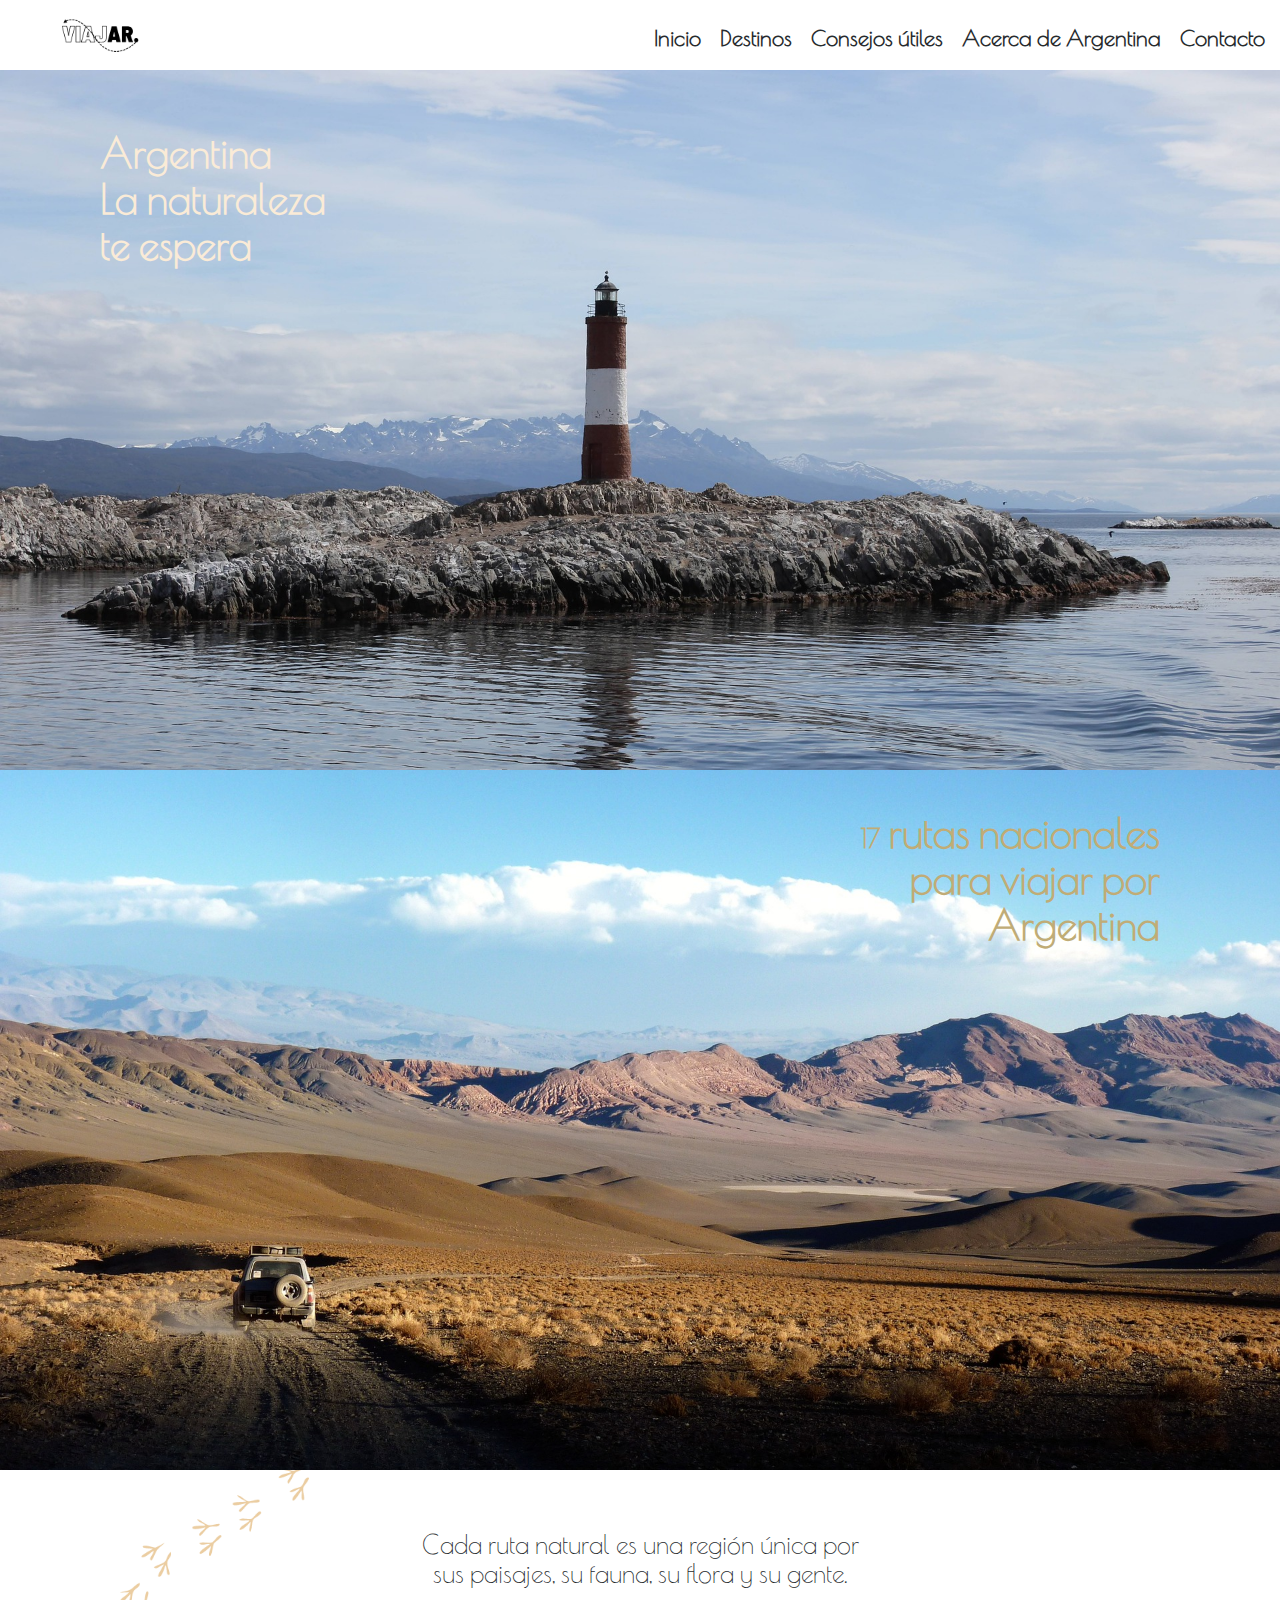
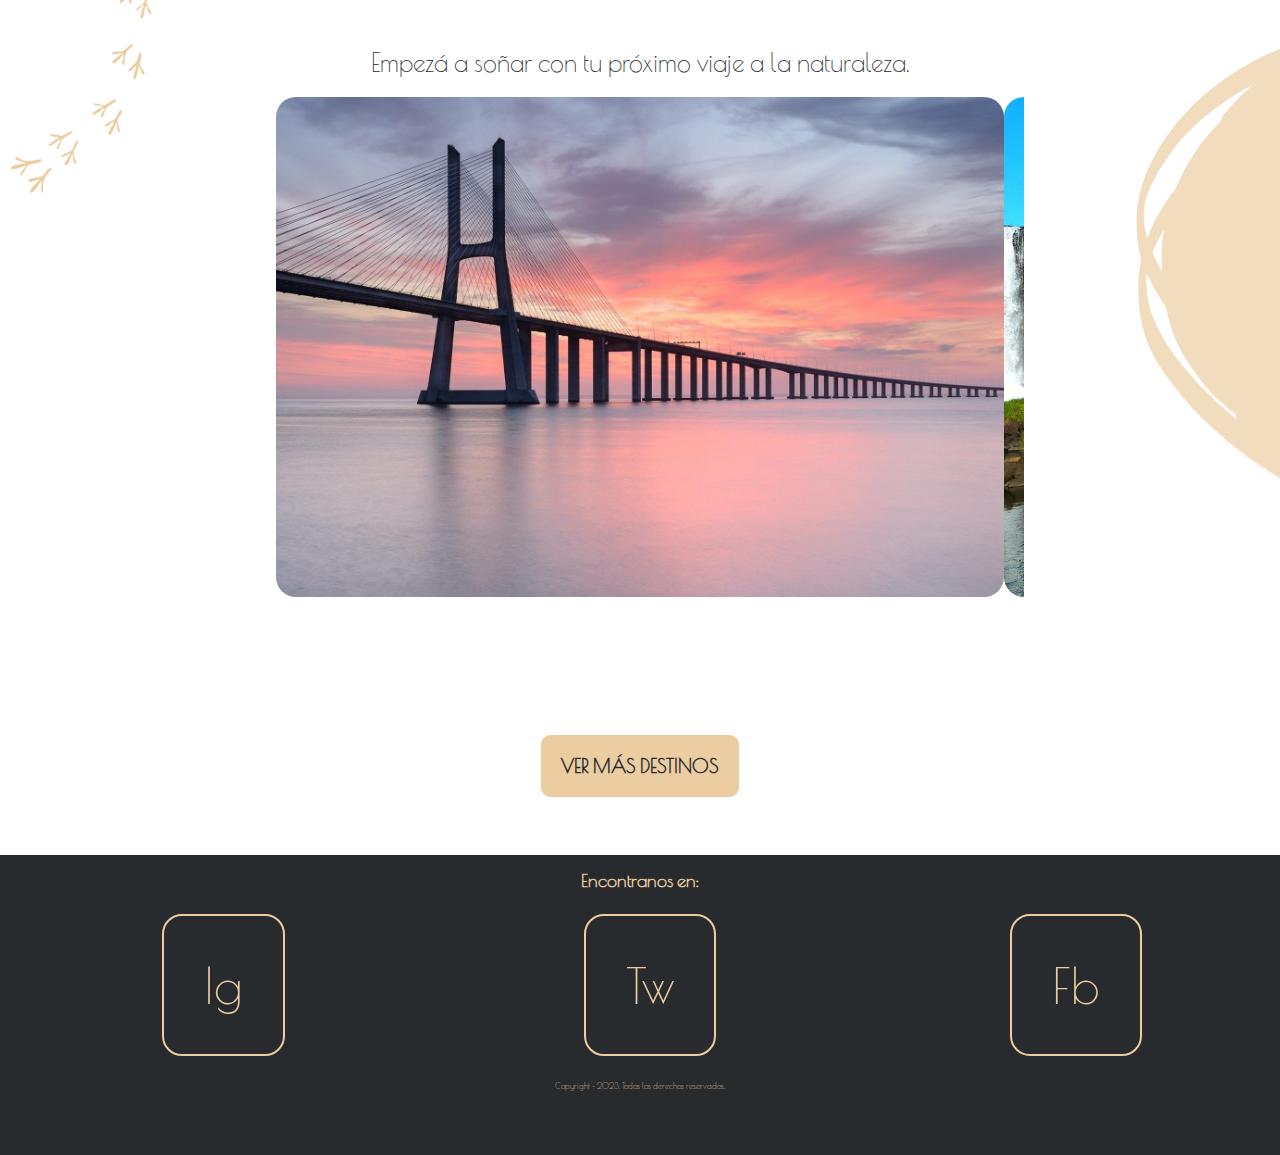
<file: index.html>
<!DOCTYPE html>
<html lang="es">
<head>
    <meta charset="UTF-8">
    <meta name="viewport" content="width=device-width, initial-scale=1.0">
    <link rel="stylesheet" href="estilos.css">
    <link rel="shortcut icon" href="/fotosGeneral/viaj.png" type="image/x-icon">
    <title>VIAJAR</title>
</head> 
<body>
    <nav>
        <img src="/fotosGeneral/viaj.png" alt="">
        <ul class="barra">
            <li><a href="./index.html">Inicio</a></li>
            <li><a href="/paginas/destinos.html">Destinos</a></li>
            <li><a href="/paginas/consejos.html">Consejos útiles</a></li>
            <li><a href="/paginas/argentina.html">Acerca de Argentina</a></li>
            <li><a href="/paginas/contacto.html">Contacto</a></li>
        </ul>
    </nav>
    <article class="art1">
        <h1>Argentina <br>
            La naturaleza <br>
            te espera</h1>
    </article>
    <article class="art2">
        <h1><span>17</span> rutas nacionales <br>
            para viajar por <br>
            Argentina</h1>
    </article>
    <div class="destinos">
        <p class="p1">Cada ruta natural es una región única por <br>
        sus paisajes, su fauna, su flora y su gente.</p>
        <p class="p2">Empezá a soñar con tu próximo viaje a la naturaleza.</p>
        <div class="flex">
            <img src="/fotosGeneral/puente ros.jpeg" alt="">
            <img src="/fotosGeneral/waterfalls-of-iguacu-455610_1280.jpg" alt="">            
            <img src="/fotosGeneral/chalten.jpeg" alt="">
        </div>
    </div>
    <div class="vermas">
        <a href="./paginas/destinos.html">VER MÁS DESTINOS</a>
    </div>
    <footer>
        <h2>Encontranos en:</h2>
        <div class="ig">
            <a href="" target="_self">Ig</a>
        </div>
        <div class="tw">
            <a href="" target="_self">Tw</a>
        </div>
        <div class="fb">
            <a href="" target="_self">Fb</a>
        </div>
        <p>Copyright - 2023. Todos los derechos reservados. </p>
    </footer>
    
</body>
</html>
</file>
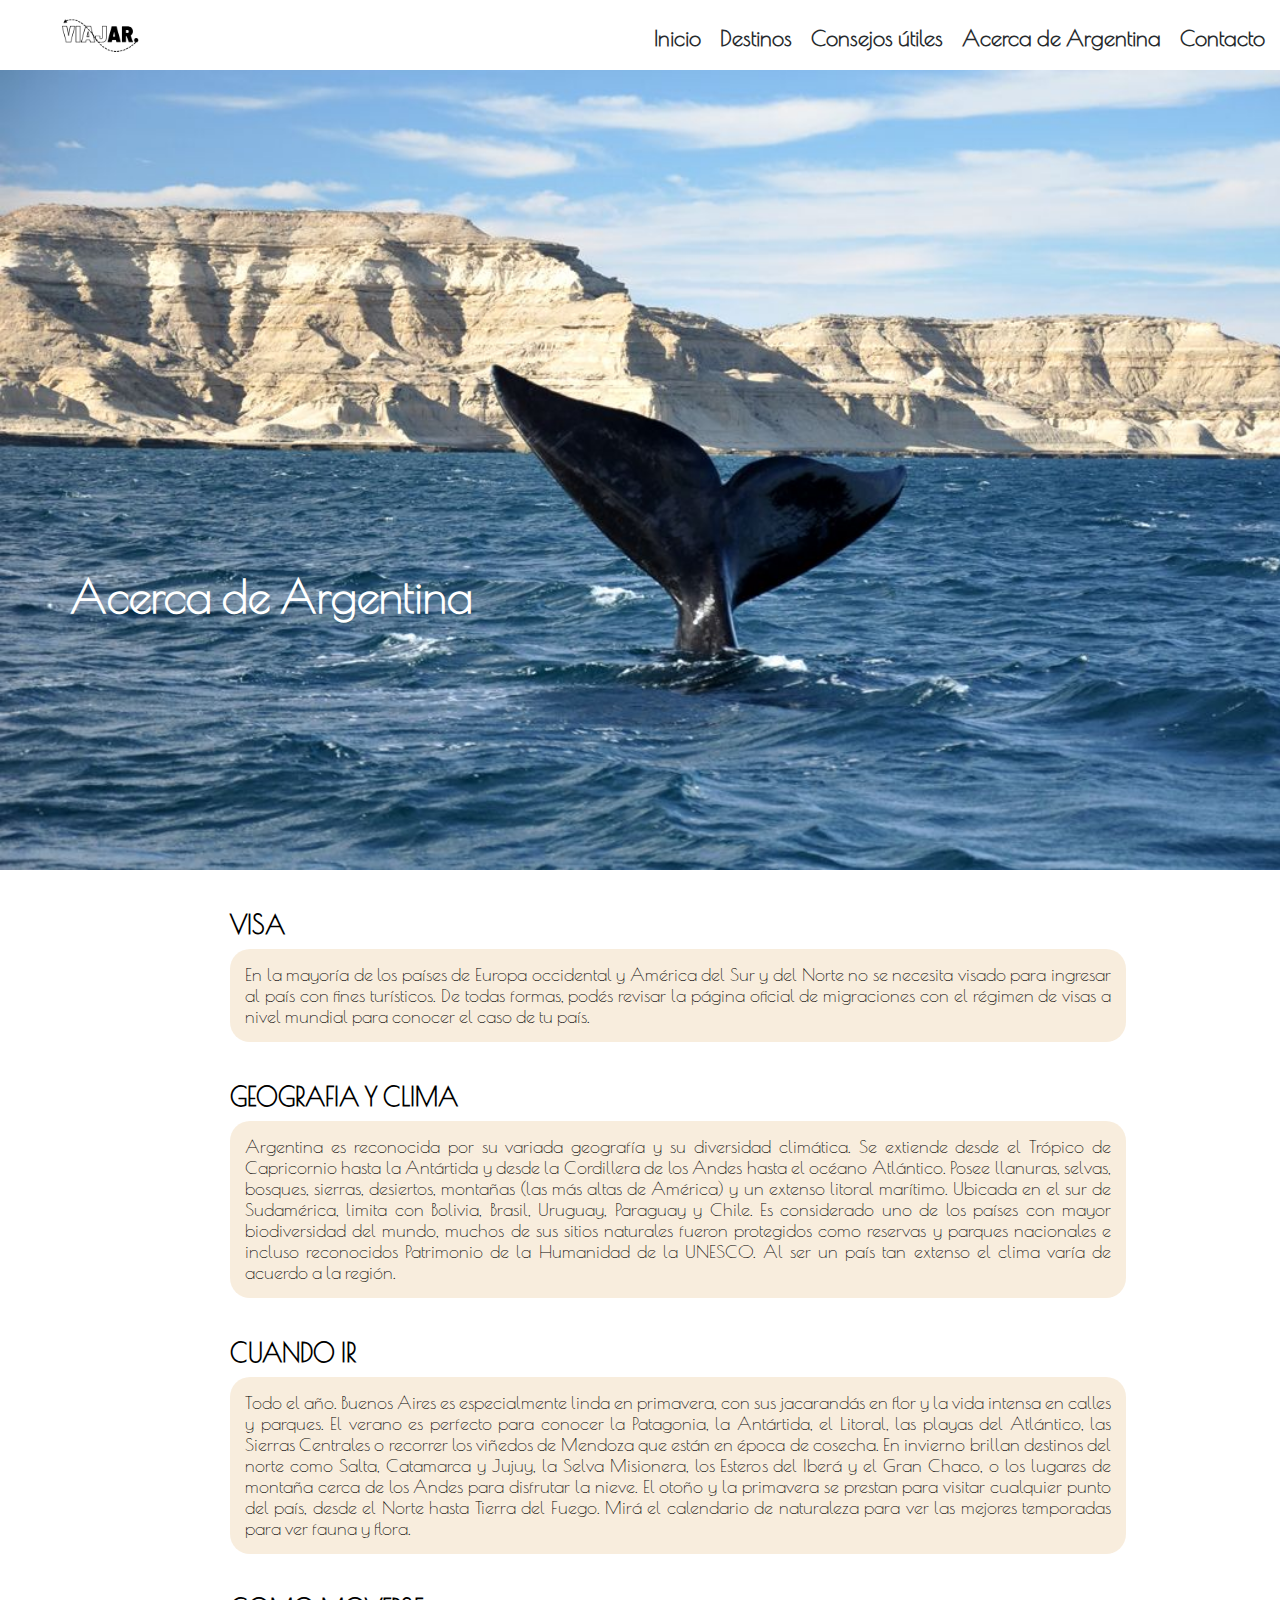
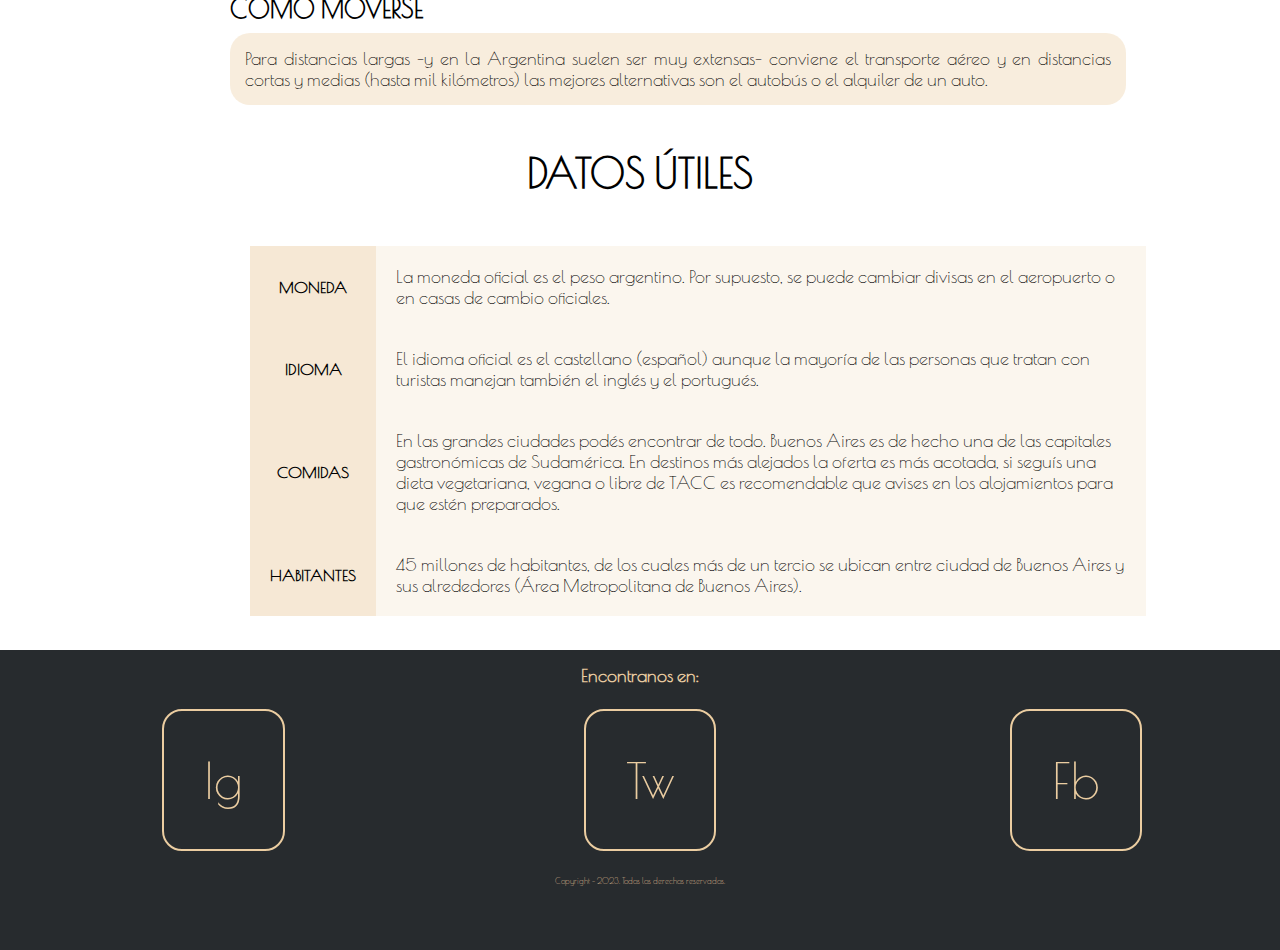
<file: paginas/argentina.html>
<!DOCTYPE html>
<html lang="es">
<head>
    <meta charset="UTF-8">
    <meta name="viewport" content="width=device-width, initial-scale=1.0">
    <link rel="stylesheet" href="/estilos.css">
    <link rel="shortcut icon" href="/fotosGeneral/viaj.png" type="image/x-icon">
    <title>VIAJAR</title>
</head>
<body>
    <nav>
        <img src="/fotosGeneral/viaj.png" alt="">
        <ul class="barra">
            <li><a href="/index.html">Inicio</a></li>
            <li><a href="./destinos.html">Destinos</a></li>
            <li><a href="./consejos.html">Consejos útiles</a></li>
            <li><a href="./argentina.html">Acerca de Argentina</a></li>
            <li><a href="./contacto.html">Contacto</a></li>
        </ul>
    </nav>
    <div class="argentina">
        <h1>Acerca de Argentina</h1>
    </div> 
    <div class="informacion">
        <h3>VISA</h3>
        <p>En la mayoría de los países de Europa occidental y América del Sur y del Norte no se necesita visado para ingresar al país con fines turísticos. De todas formas, podés revisar la página oficial de migraciones con el régimen de visas a nivel mundial para conocer el caso de tu país.</p>
        <h3>GEOGRAFIA Y CLIMA</h3>
        <p>Argentina es reconocida por su variada geografía y su diversidad climática. Se extiende desde el Trópico de Capricornio hasta la Antártida y desde la Cordillera de los Andes hasta el océano Atlántico. Posee llanuras, selvas, bosques, sierras, desiertos, montañas (las más altas de América) y un extenso litoral marítimo. Ubicada en el sur de Sudamérica, limita con Bolivia, Brasil, Uruguay, Paraguay y Chile. Es considerado uno de los países con mayor biodiversidad del mundo, muchos de sus sitios naturales fueron protegidos como reservas y parques nacionales e incluso reconocidos Patrimonio de la Humanidad de la UNESCO. Al ser un país tan extenso el clima varía de acuerdo a la región. </p>
        <h3>CUANDO IR</h3>
        <p>Todo el año. Buenos Aires es especialmente linda en primavera, con sus jacarandás en flor y la vida intensa en calles y parques. El verano es perfecto para conocer la Patagonia, la Antártida, el Litoral, las playas del Atlántico, las Sierras Centrales o recorrer los viñedos de Mendoza que están en época de cosecha. En invierno brillan destinos del norte como Salta, Catamarca y Jujuy, la Selva Misionera, los Esteros del Iberá y el Gran Chaco, o los lugares de montaña cerca de los Andes para disfrutar la nieve. El otoño y la primavera se prestan para visitar cualquier punto del país, desde el Norte hasta Tierra del Fuego. Mirá el calendario de naturaleza para ver las mejores temporadas para ver fauna y flora.</p>
        <h3>COMO MOVERSE</h3>
        <p>Para distancias largas -y en la Argentina suelen ser muy extensas- conviene el transporte aéreo y en distancias cortas y medias (hasta mil kilómetros) las mejores alternativas son el autobús o el alquiler de un auto. </p>
    </div>
    <div class="datosutiles">
        <h2>DATOS ÚTILES</h2>
        <table border="0">
        <tr>
            <th>MONEDA</th>
            <td>La moneda oficial es el peso argentino. Por supuesto, se puede cambiar divisas en el aeropuerto o en casas de cambio oficiales.</td>
        </tr>
        <tr>
            <th>IDIOMA</th>
            <td>El idioma oficial es el castellano (español) aunque la mayoría de las personas que tratan con turistas manejan también el inglés y el portugués. </td>
        </tr>
        <tr>
            <th>COMIDAS</th>
            <td>En las grandes ciudades podés encontrar de todo. Buenos Aires es de hecho una de las capitales gastronómicas de Sudamérica. En destinos más alejados la oferta es más acotada, si seguís una dieta vegetariana, vegana o libre de TACC es recomendable que avises en los alojamientos para que estén preparados. </td>
        </tr>
        <tr>
            <th>HABITANTES</th>
            <td>45 millones de habitantes, de los cuales más de un tercio se ubican entre ciudad de Buenos Aires y sus alrededores (Área Metropolitana de Buenos Aires).</td>
        </tr>
    </table>
    </div>
    <footer>
        <h2>Encontranos en:</h2>
        <div class="ig">
            <a href="" target="_self">Ig</a>
        </div>
        <div class="tw">
            <a href="" target="_self">Tw</a>
        </div>
        <div class="fb">
            <a href="" target="_self">Fb</a>
        </div>
        <p>Copyright - 2023. Todos los derechos reservados. </p>
    </footer>
</body>
</html>
</file>
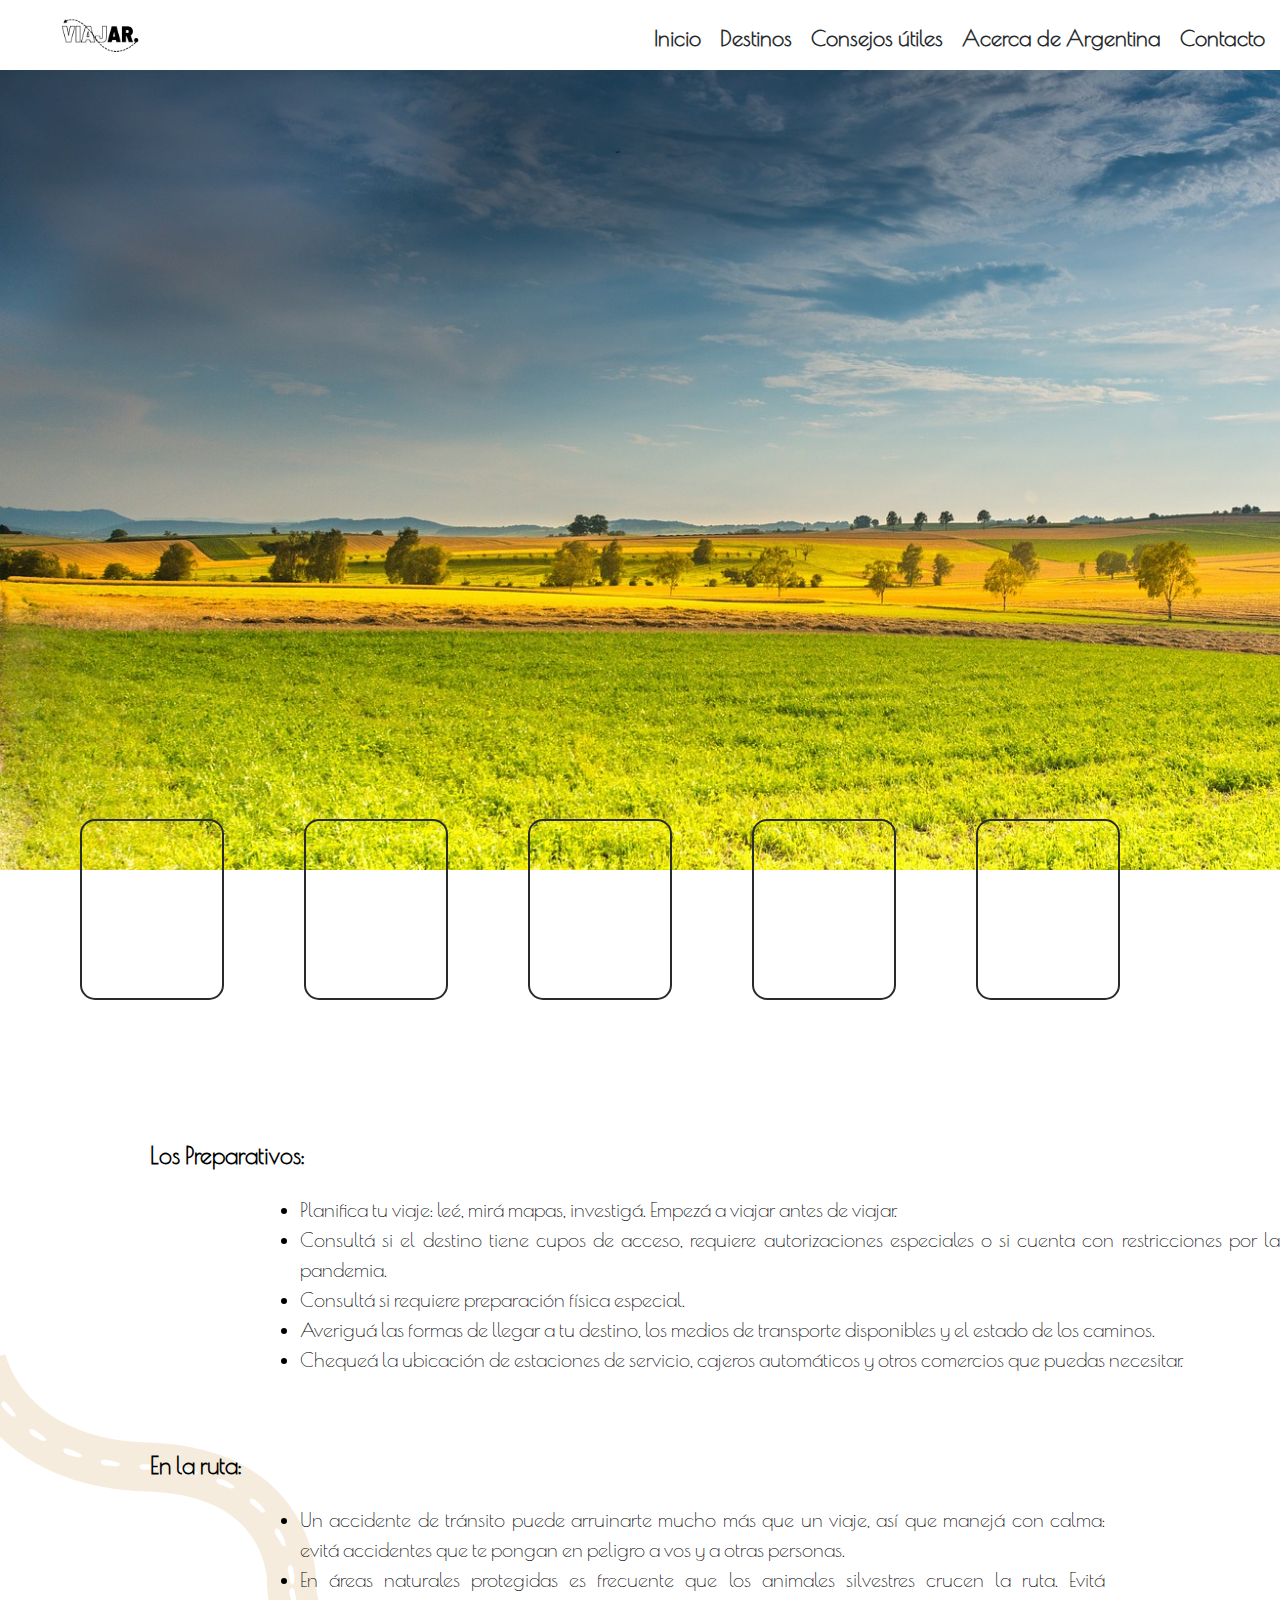
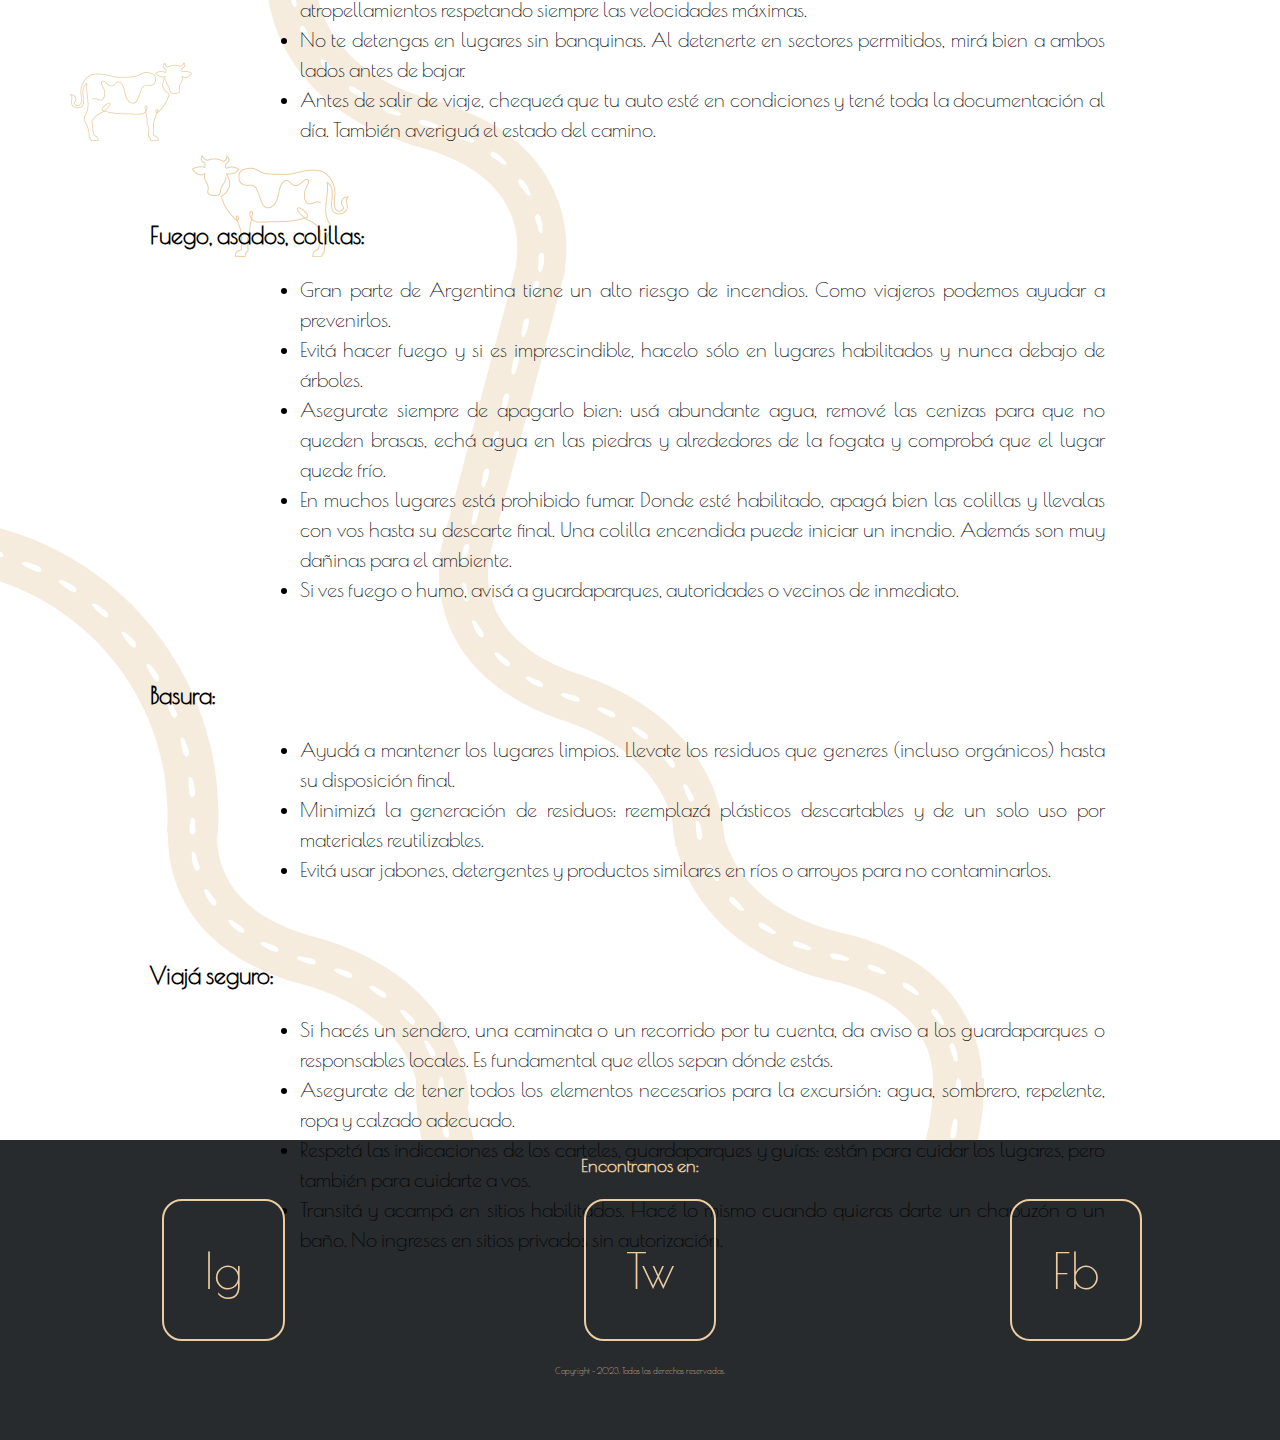
<file: paginas/consejos.html>
<!DOCTYPE html>
<html lang="es">
<head>
    <meta charset="UTF-8">
    <meta name="viewport" content="width=device-width, initial-scale=1.0">
    <link rel="stylesheet" href="https://cdnjs.cloudflare.com/ajax/libs/font-awesome/6.4.0/css/all.min.css" integrity="sha512-iecdLmaskl7CVkqkXNQ/ZH/XLlvWZOJyj7Yy7tcenmpD1ypASozpmT/E0iPtmFIB46ZmdtAc9eNBvH0H/ZpiBw==" crossorigin="anonymous" referrerpolicy="no-referrer" />
    <link rel="stylesheet" href="/estilos.css">
    <link rel="shortcut icon" href="/fotosGeneral/viaj.png" type="image/x-icon">
    <title>VIAJAR</title>
</head>
<body>
    <nav>
        <img src="/fotosGeneral/viaj.png" alt="">
        <ul class="barra">
            <li><a href="/index.html">Inicio</a></li>
            <li><a href="./destinos.html">Destinos</a></li>
            <li><a href="./consejos.html">Consejos útiles</a></li>
            <li><a href="./argentina.html">Acerca de Argentina</a></li>
            <li><a href="./contacto.html">Contacto</a></li>
        </ul>
    </nav>
    <div class="fondoconsejos">
    </div>    
    <div class="consejos">
        <a href="#preparativos"><i class="fa-solid fa-mobile-retro" style="color: #272b2e;"></i></a>
        <a href="#ruta"><i class="fa-solid fa-car" style="color: #272b2e;"></i></a>
        <a href="#fuego"><i class="fa-solid fa-fire" style="color: #272b2e;"></i></a>
        <a href="#basura"><i class="fa-solid fa-trash" style="color: #272b2e;"></i></a>
        <a href="#seguro"><i class="fa-solid fa-thumbs-up" style="color: #272b2e;"></i></a>
    </div>
    <div class="tips">
        <article id="preparativos" class="preparativos">
            <h3>Los Preparativos:</h3>
            <ul>
                <li>Planifica tu viaje: leé, mirá mapas, investigá. Empezá a  viajar antes de viajar.</li>
                <li>Consultá si el destino tiene cupos de acceso, requiere autorizaciones especiales o si cuenta con restricciones por la pandemia.</li>
                <li>Consultá si requiere preparación física especial.</li>
                <li>Averiguá las formas de llegar a tu destino, los medios de transporte disponibles y el estado de los caminos. </li>
                <li>Chequeá la ubicación de estaciones de servicio, cajeros automáticos y otros  comercios que puedas necesitar. </li>
            </ul>
        </article>    
        <article id="ruta" class="ruta">
            <h3>En la ruta:</h3>
            <ul>
                <li>Un accidente de tránsito puede arruinarte mucho más que un viaje, así que manejá con calma: evitá accidentes que te pongan en peligro a vos y a otras personas.</li>
                <li>En áreas naturales protegidas es frecuente que los animales silvestres crucen la ruta. Evitá atropellamientos respetando siempre las velocidades máximas.</li>
                <li>No te detengas en lugares sin banquinas. Al detenerte en sectores permitidos, mirá bien a ambos lados antes de bajar.</li>
                <li>Antes de salir de viaje, chequeá que tu auto esté en condiciones y tené toda la documentación al día. También averiguá el estado del camino.</li>
            </ul>
        </article>    
        <article id="fuego" class="fuego">
            <h3>Fuego, asados, colillas:</h3>
            <ul>
                <li>Gran parte de Argentina tiene un alto riesgo de incendios. Como viajeros  podemos ayudar a prevenirlos.</li>
                <li>Evitá hacer fuego y si es imprescindible, hacelo sólo en lugares habilitados y nunca debajo de árboles.</li>
                <li>Asegurate siempre de apagarlo bien: usá abundante agua, remové las cenizas para que no queden brasas, echá agua en las piedras y alrededores de la fogata y comprobá que el lugar quede frío.</li>
                <li>En muchos lugares está prohibido fumar. Donde esté habilitado, apagá bien las colillas y llevalas con vos hasta su descarte final. Una colilla encendida puede iniciar un incndio. Además son muy dañinas para el ambiente.</li>
                <li>Si ves fuego o humo, avisá a guardaparques, autoridades o vecinos de inmediato.</li>
            </ul>
        </article>    
        <article id="basura" class="basura">
            <h3>Basura:</h3>
            <ul>
                <li>Ayudá a mantener los lugares limpios. Llevate los residuos que generes (incluso orgánicos) hasta su disposición final. </li>
                <li>Minimizá la generación de residuos: reemplazá plásticos descartables y de un solo uso por materiales reutilizables. </li>
                <li>Evitá usar jabones, detergentes y productos similares en ríos o arroyos para no contaminarlos.</li>
            </ul>
        </article>    
        <article id="seguro" class="seguro">
            <h3>Viajá seguro:</h3>
            <ul>
                <li>Si hacés un sendero, una caminata o un recorrido por tu cuenta, da aviso  a los guardaparques o responsables locales. Es fundamental que ellos sepan dónde estás.</li>
                <li>Asegurate de tener todos los elementos necesarios para la excursión: agua, sombrero, repelente, ropa y calzado adecuado.</li>
                <li>Respetá las indicaciones de los carteles, guardaparques y guías: están para  cuidar los lugares, pero también para cuidarte a vos. </li>
                <li>Transitá y acampá en sitios habilitados. Hacé lo mismo cuando quieras darte un chapuzón o un baño.  No ingreses en sitios privados sin autorización.</li>
            </ul>
        </article>    
    </div>
    <footer>
        <h2>Encontranos en:</h2>
        <div class="ig">
            <a href="" target="_self">Ig</a>
        </div>
        <div class="tw">
            <a href="" target="_self">Tw</a>
        </div>
        <div class="fb">
            <a href="" target="_self">Fb</a>
        </div>
        <p>Copyright - 2023. Todos los derechos reservados. </p>
    </footer>
</body>
</html>
</file>
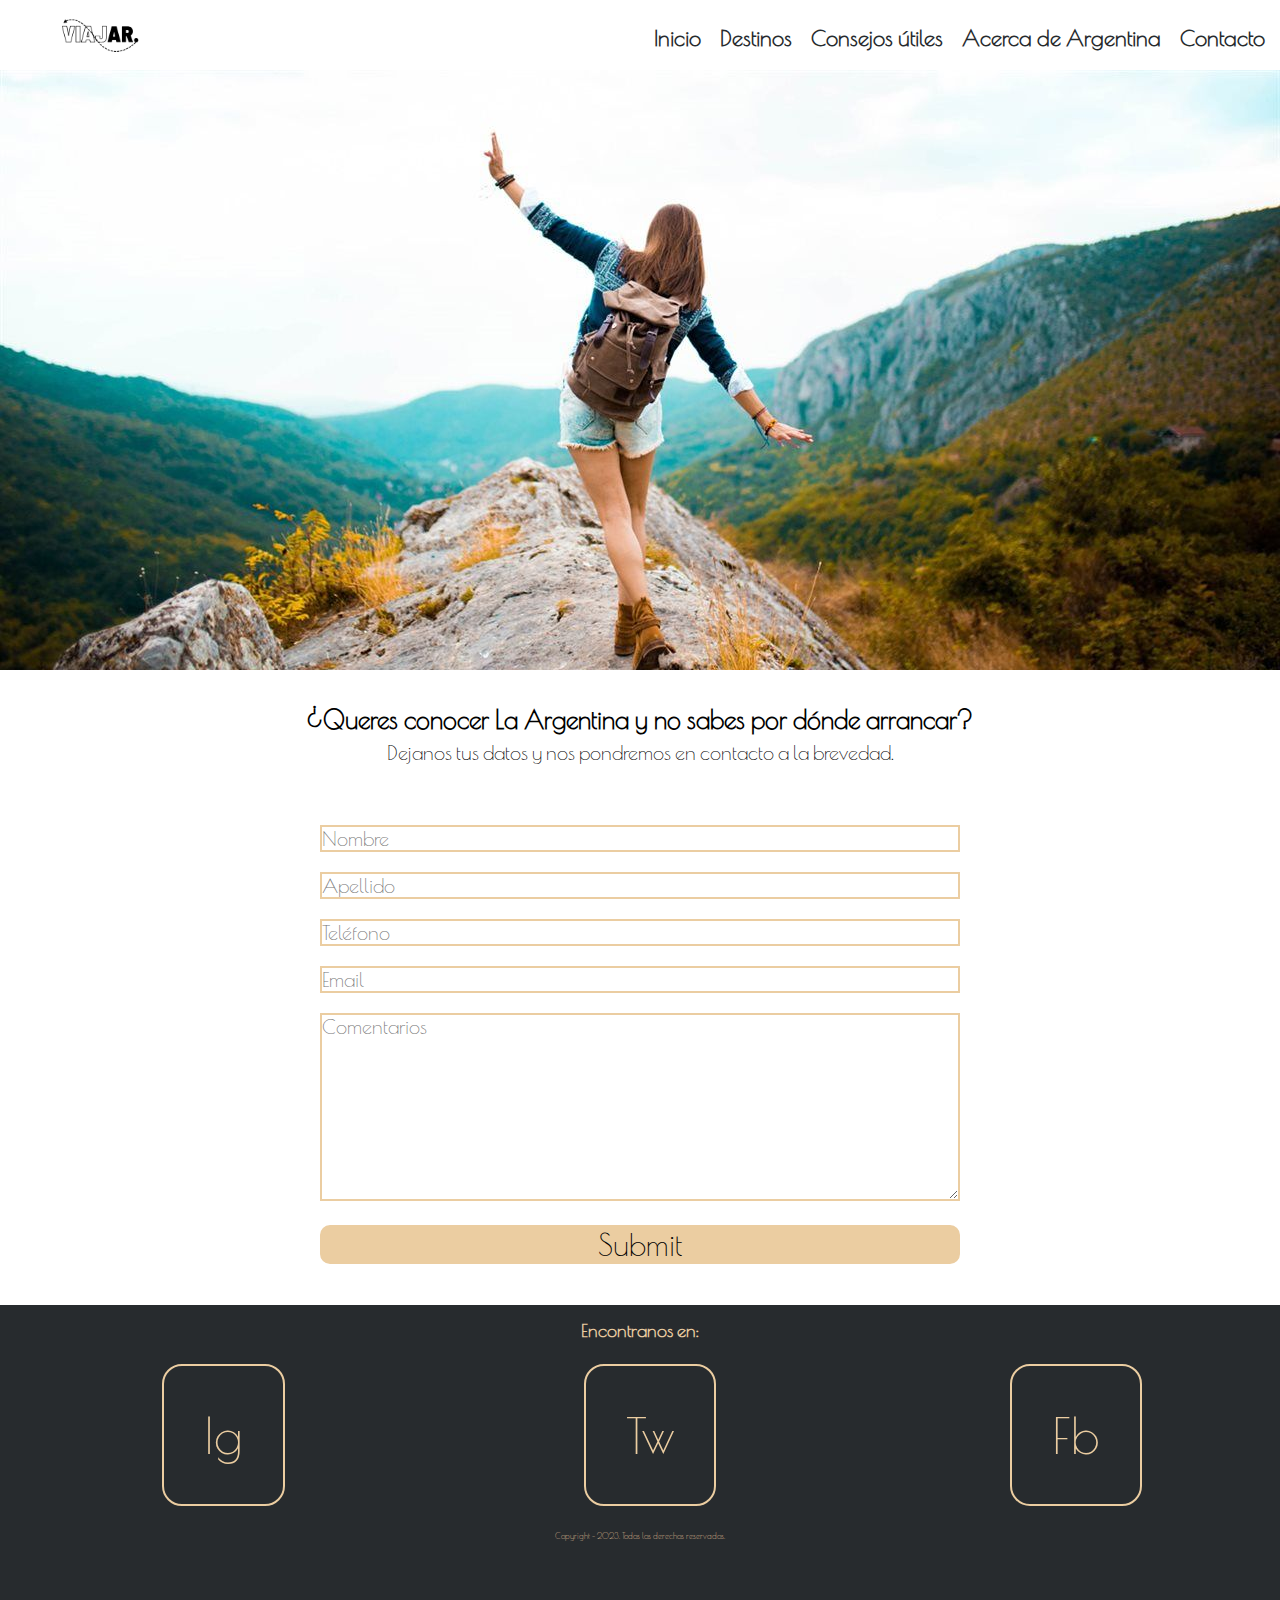
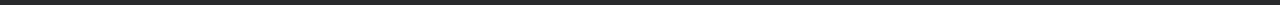
<file: paginas/contacto.html>
<!DOCTYPE html>
<html lang="es">
<head>
    <meta charset="UTF-8">
    <meta name="viewport" content="width=device-width, initial-scale=1.0">
    <link rel="stylesheet" href="/estilos.css">
    <link rel="shortcut icon" href="/fotosGeneral/viaj.png" type="image/x-icon">
    <title>VIAJAR</title>
</head>
<body>
    <nav>
        <img src="/fotosGeneral/viaj.png" alt="">
        <ul class="barra">
            <li><a href="/index.html">Inicio</a></li>
            <li><a href="./destinos.html">Destinos</a></li>
            <li><a href="./consejos.html">Consejos útiles</a></li>
            <li><a href="./argentina.html">Acerca de Argentina</a></li>
            <li><a href="./contacto.html">Contacto</a></li>
        </ul>
    </nav>
    <div class="fondocontacto">
    </div> 
    <div class="datos">
        <h3>¿Queres conocer La Argentina y no sabes por dónde arrancar?</h3>
        <p>Dejanos tus datos y nos pondremos en contacto a la brevedad.</p>
    </div>
    <form method= “post” name= “miformulario” netlify> 
        <input type= “text” name= “nombre” placeholder= Nombre>
        <input type= “text” name= “apellido” placeholder= Apellido>		
        <input type= “text” name= “telefono” placeholder= Teléfono>
        <input type= “text” name= “email” placeholder= Email>
        <textarea name="comentarios" placeholder="Comentarios" cols="30" rows="8"></textarea>
        <input type="submit" name="enviar" id="enviar">
    </form>
    <footer>
        <h2>Encontranos en:</h2>
        <div class="ig">
            <a href="" target="_self">Ig</a>
        </div>
        <div class="tw">
            <a href="" target="_self">Tw</a>
        </div>
        <div class="fb">
            <a href="" target="_self">Fb</a>
        </div>
        <p>Copyright - 2023. Todos los derechos reservados. </p>
    </footer>
</body>
</html>
</file>
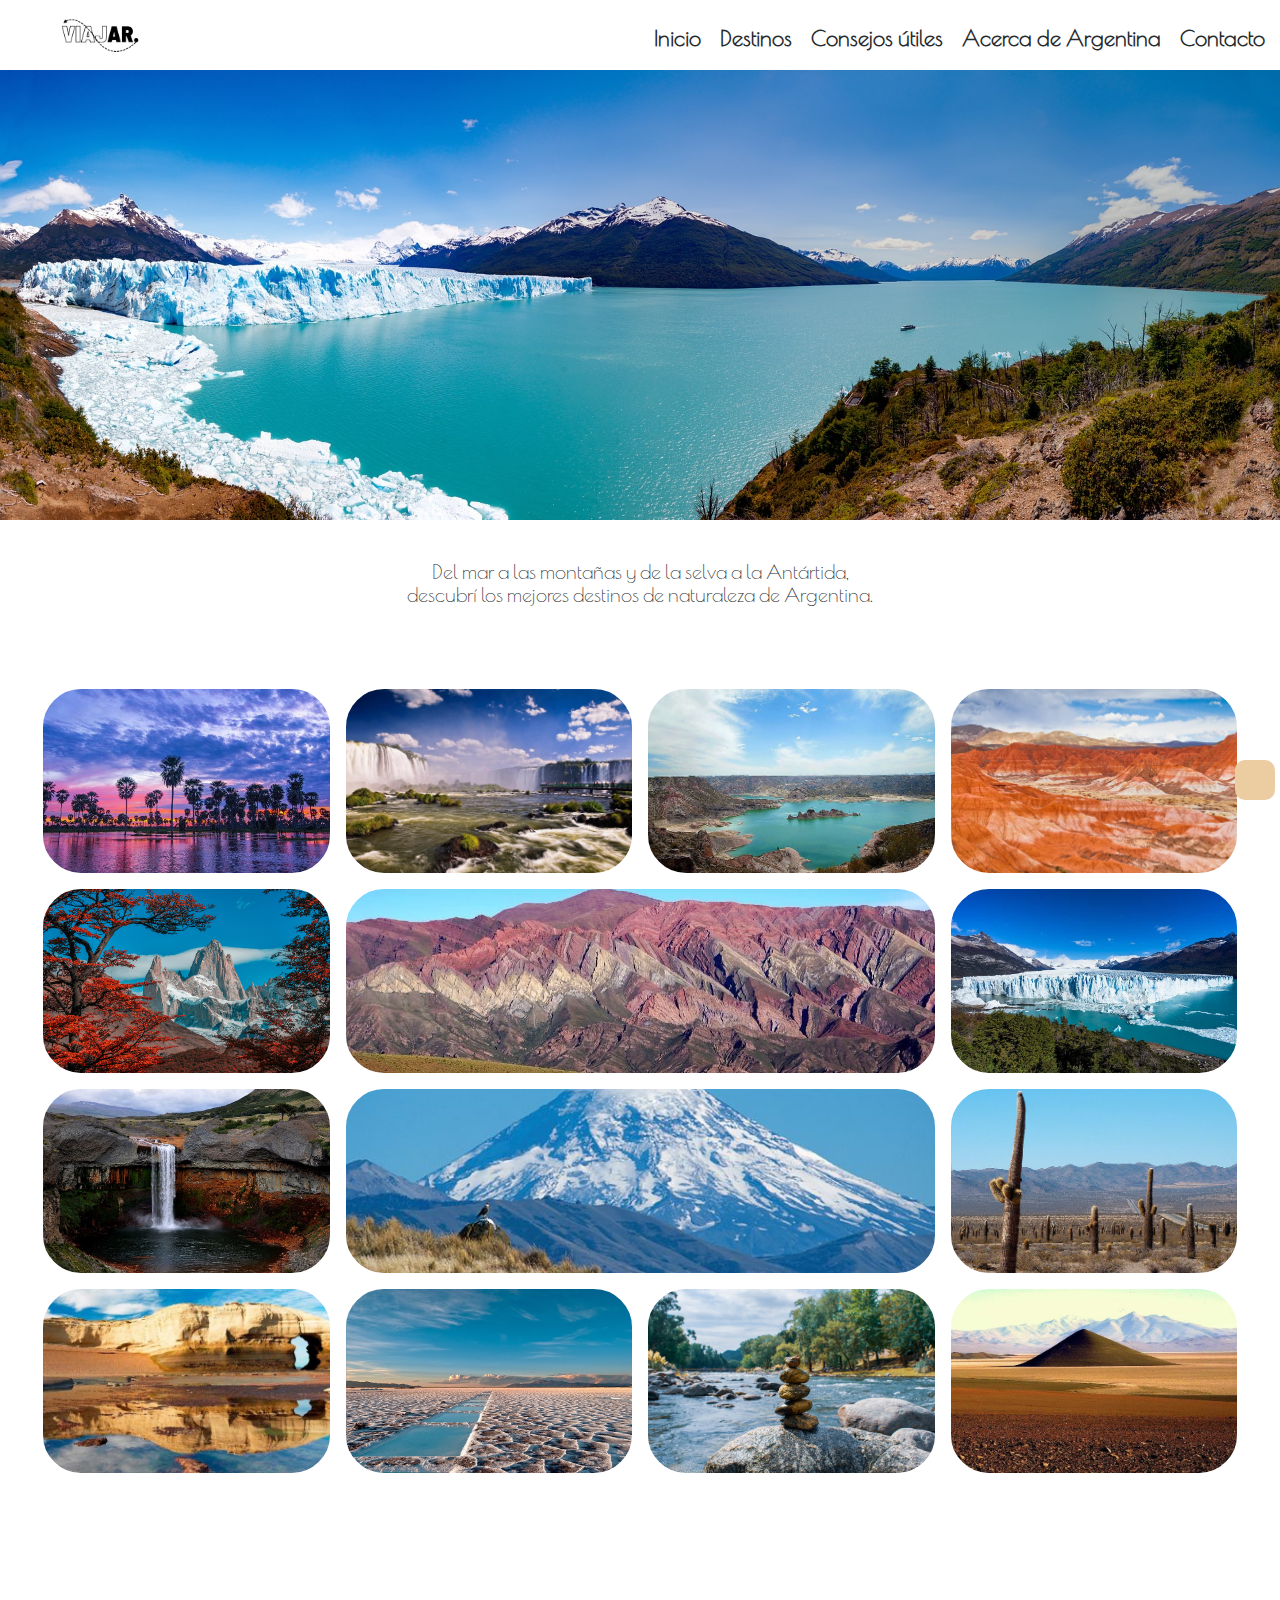
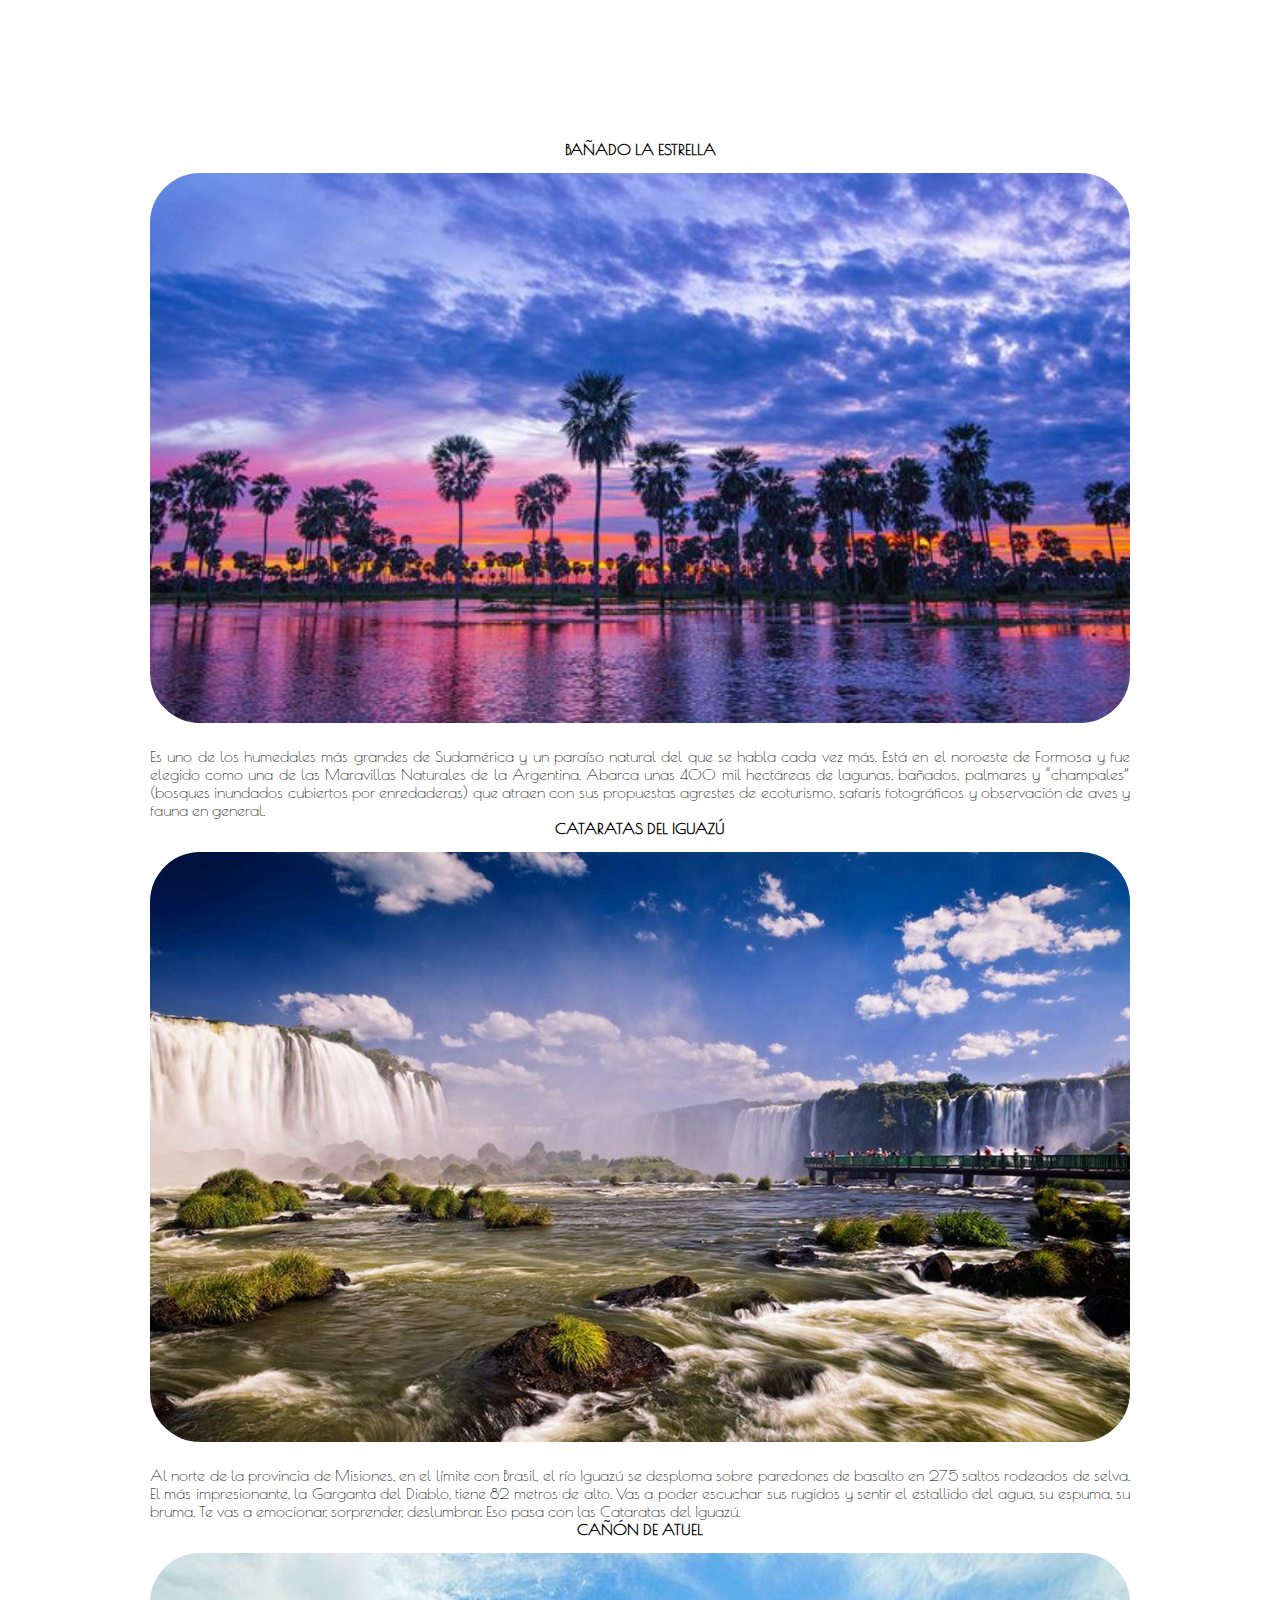
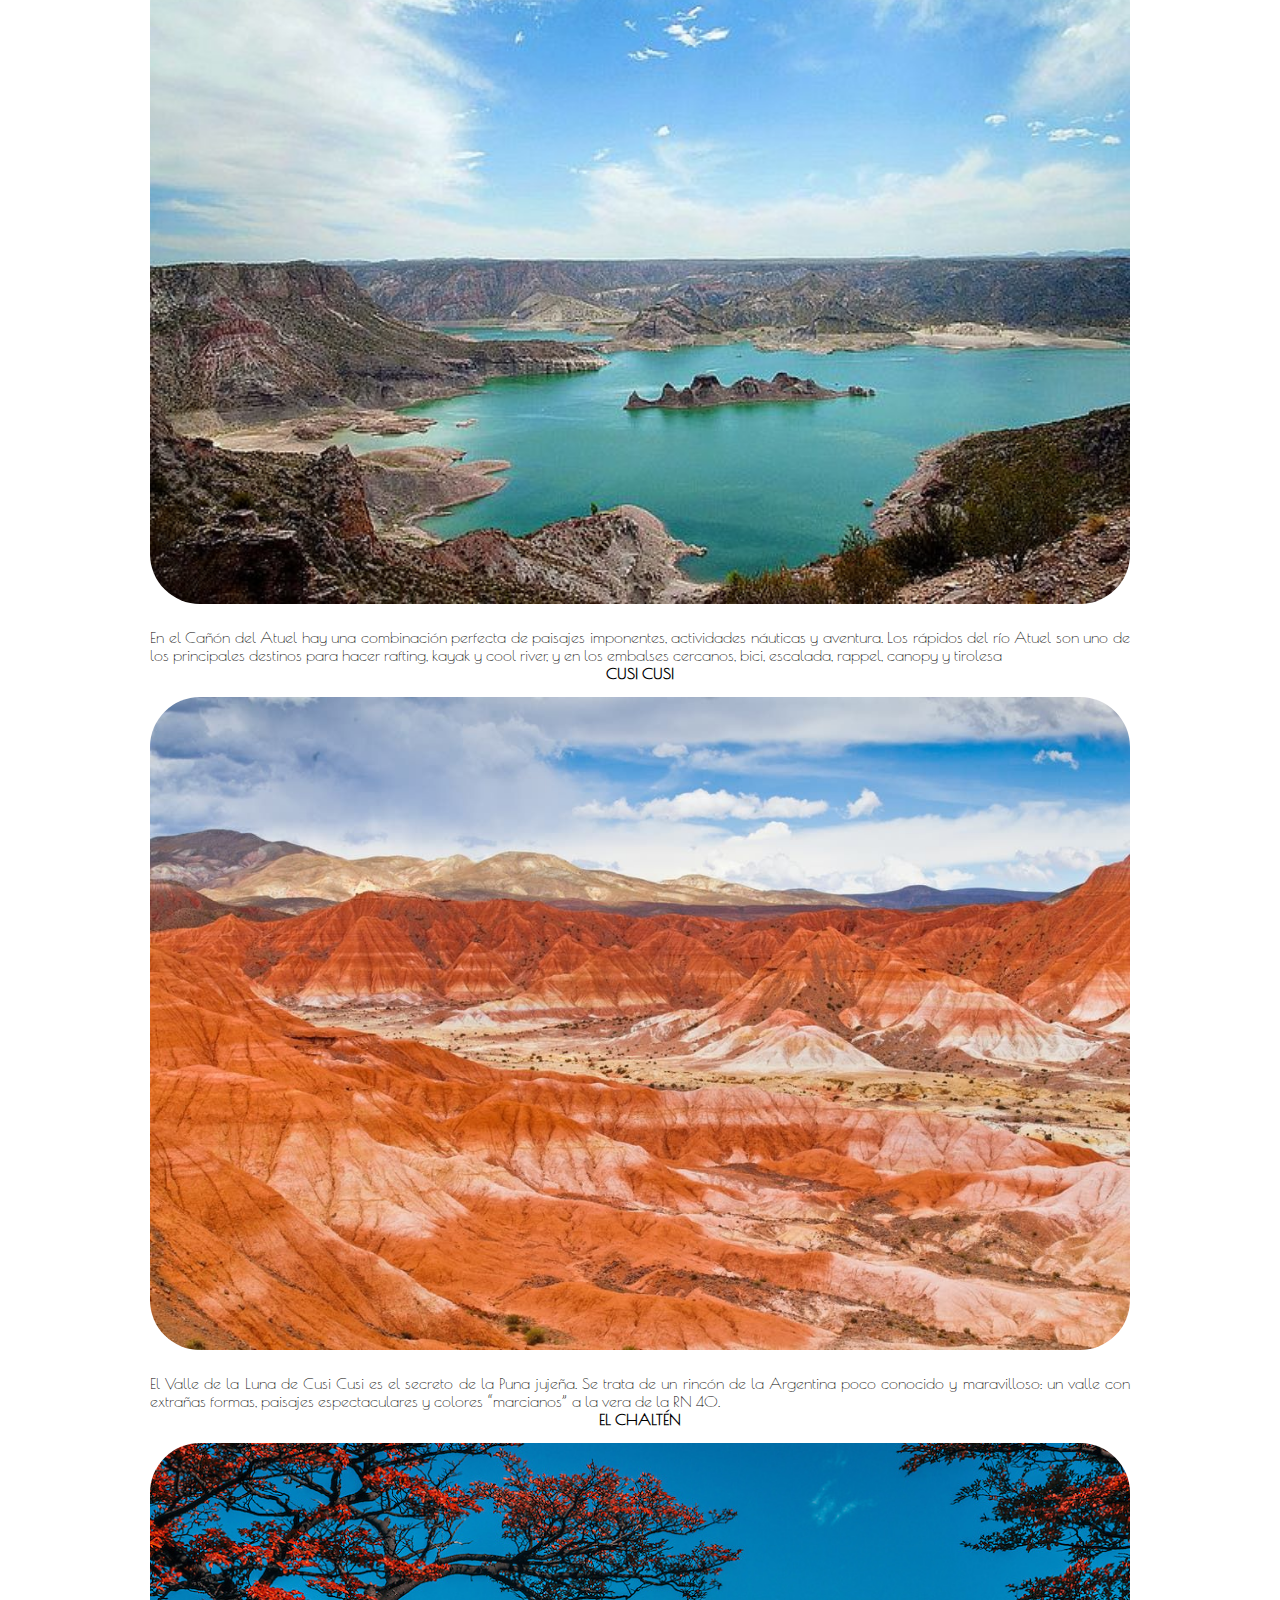
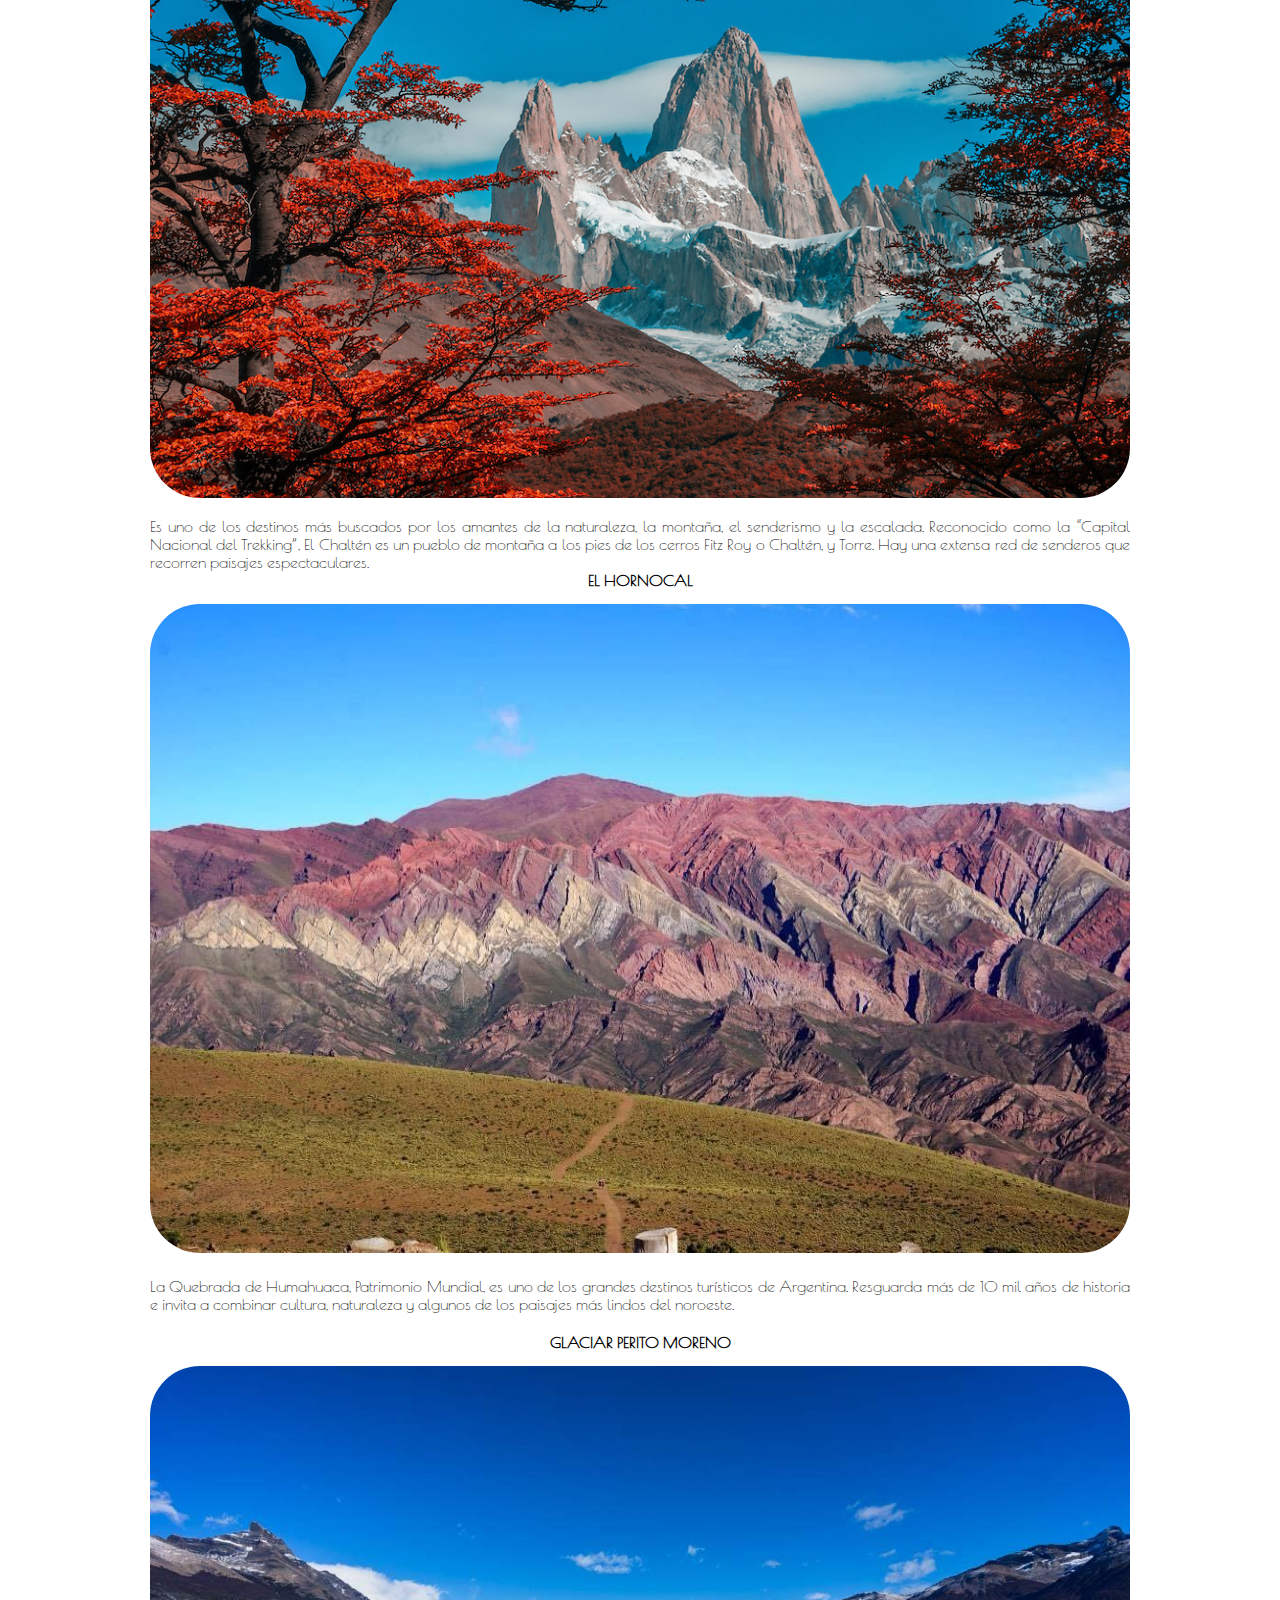
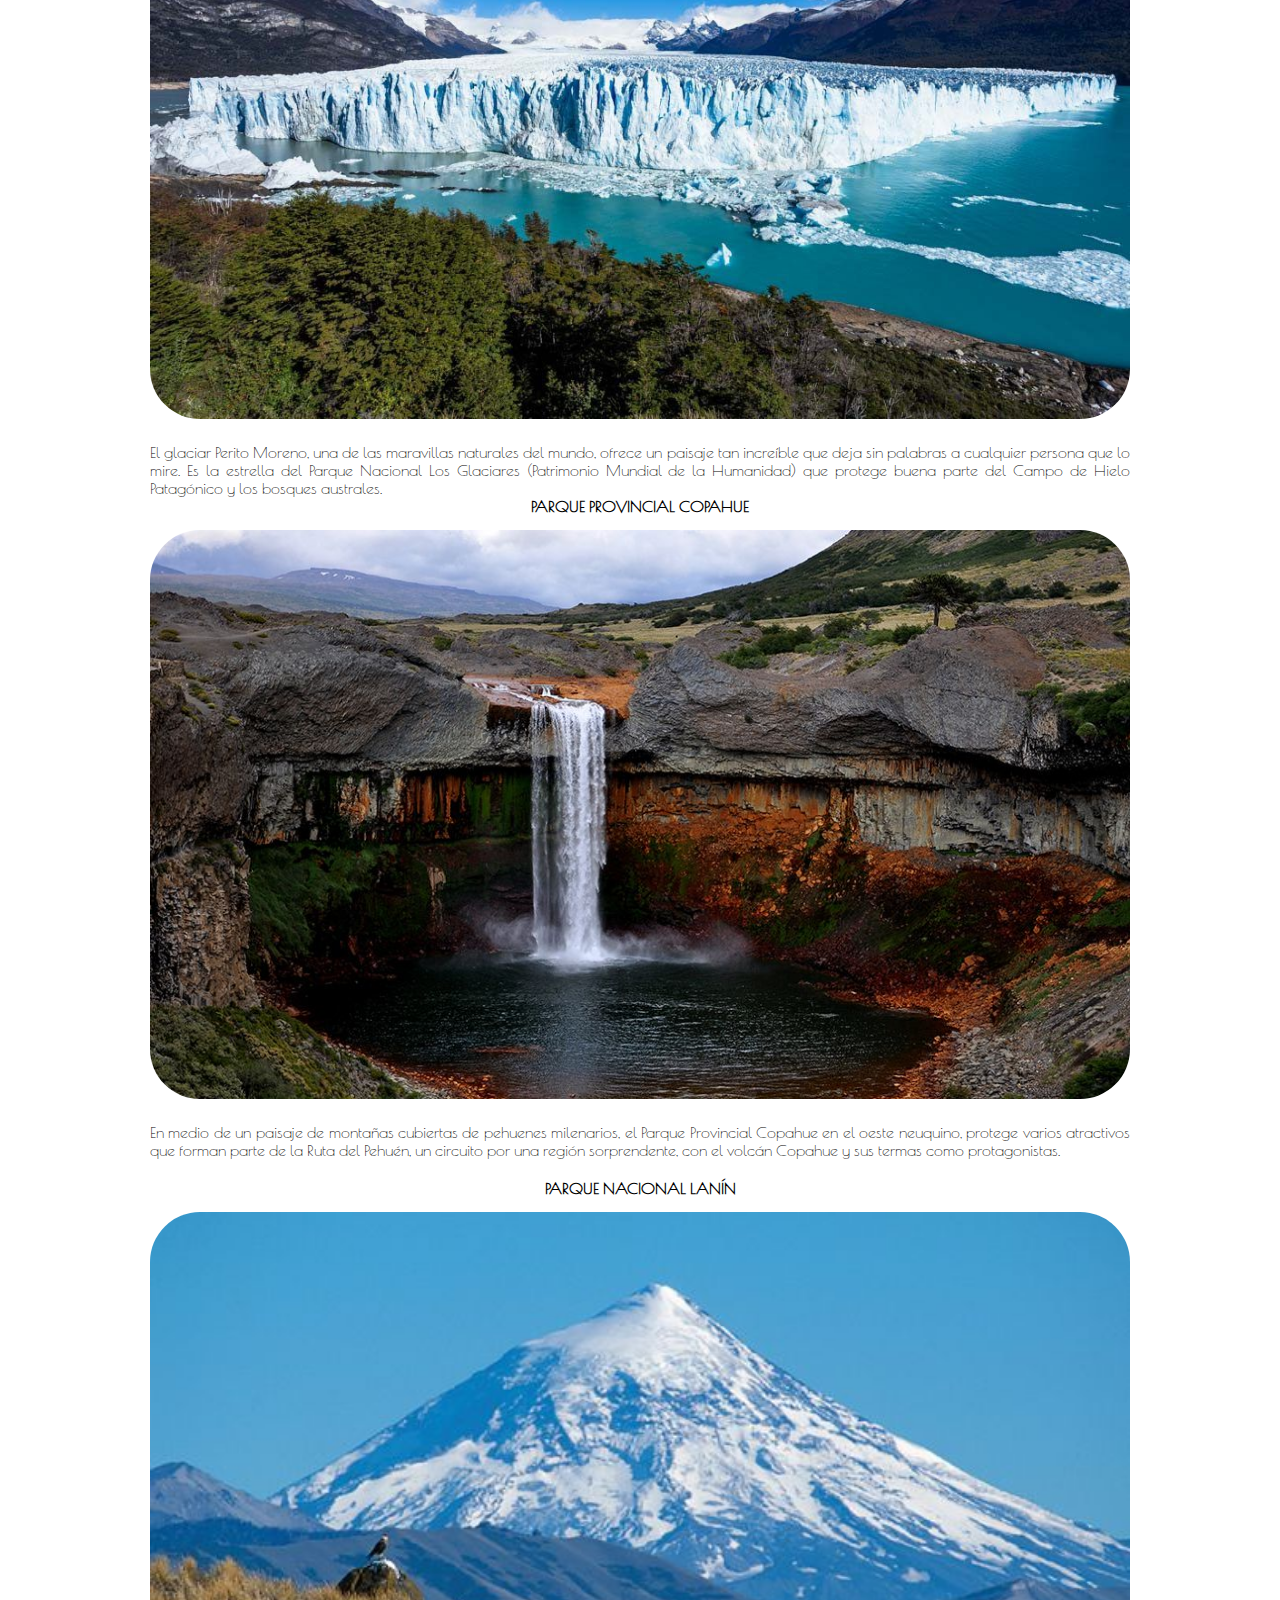
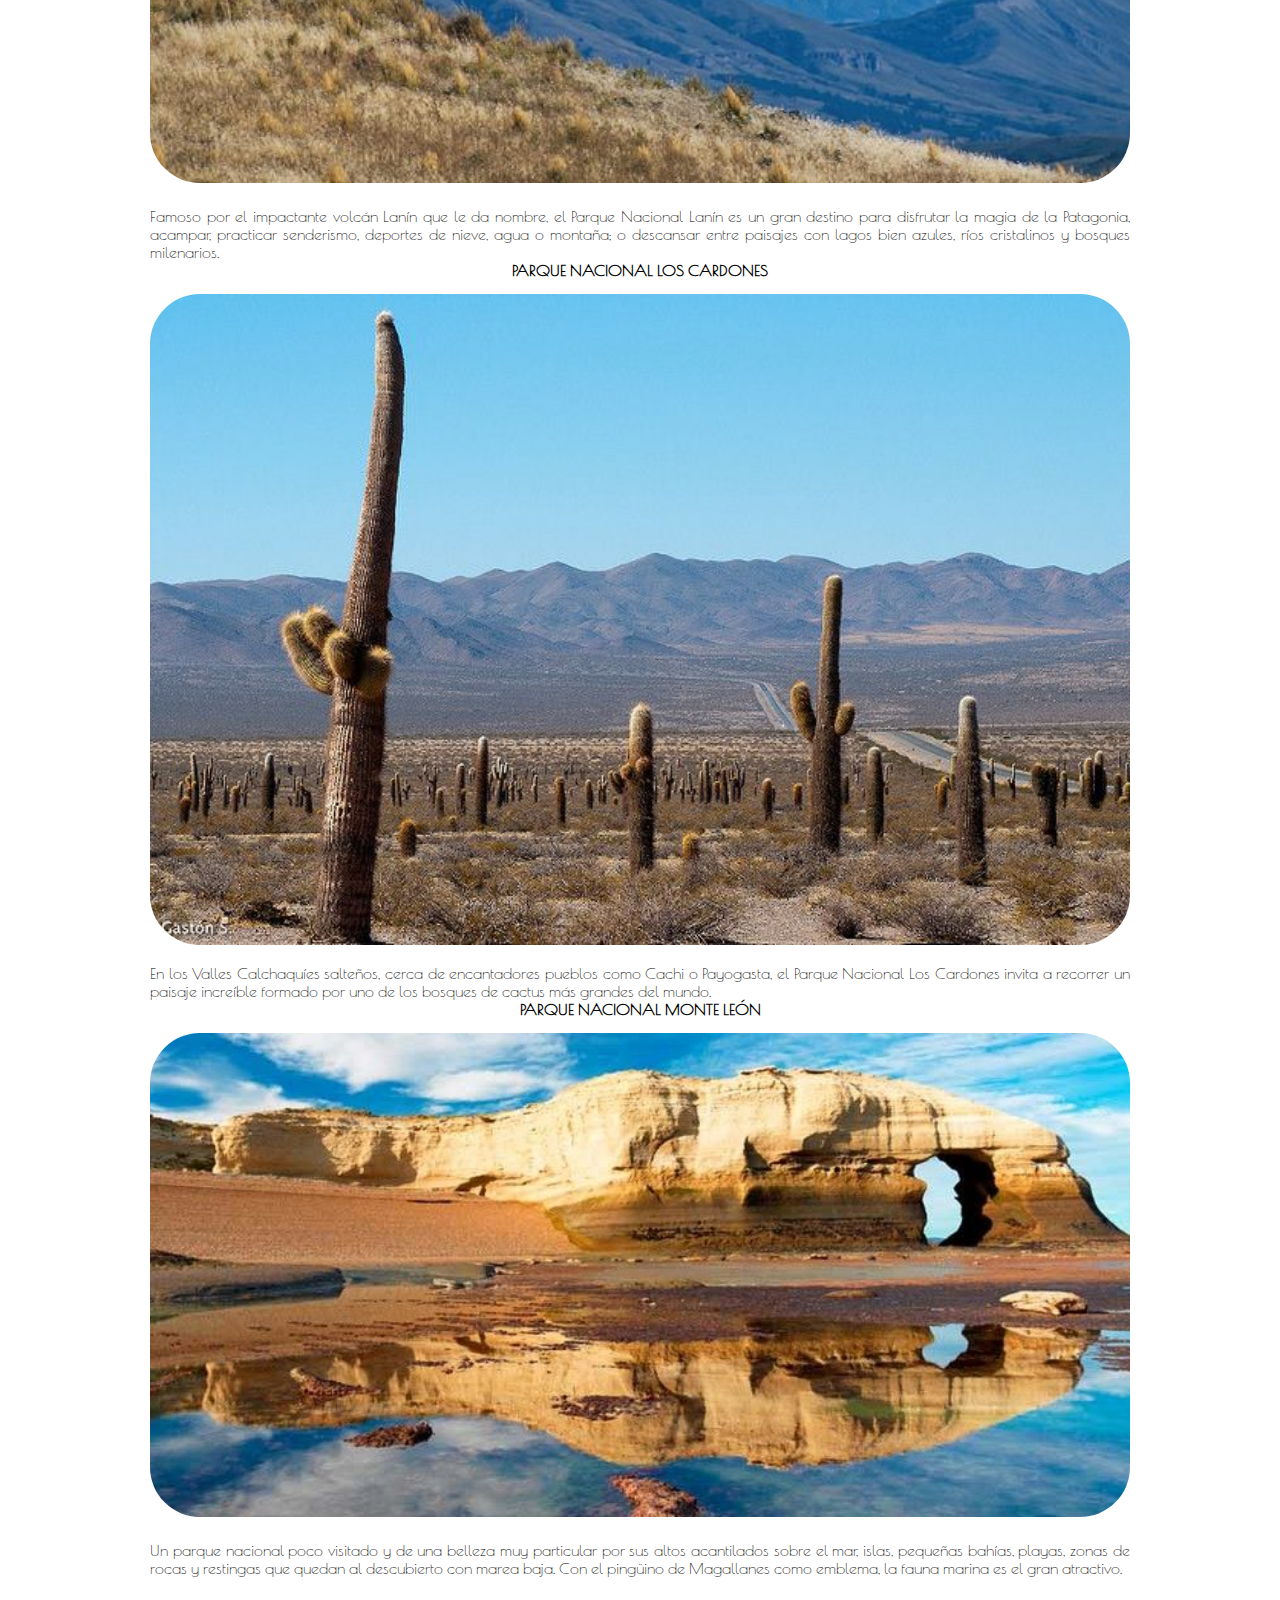
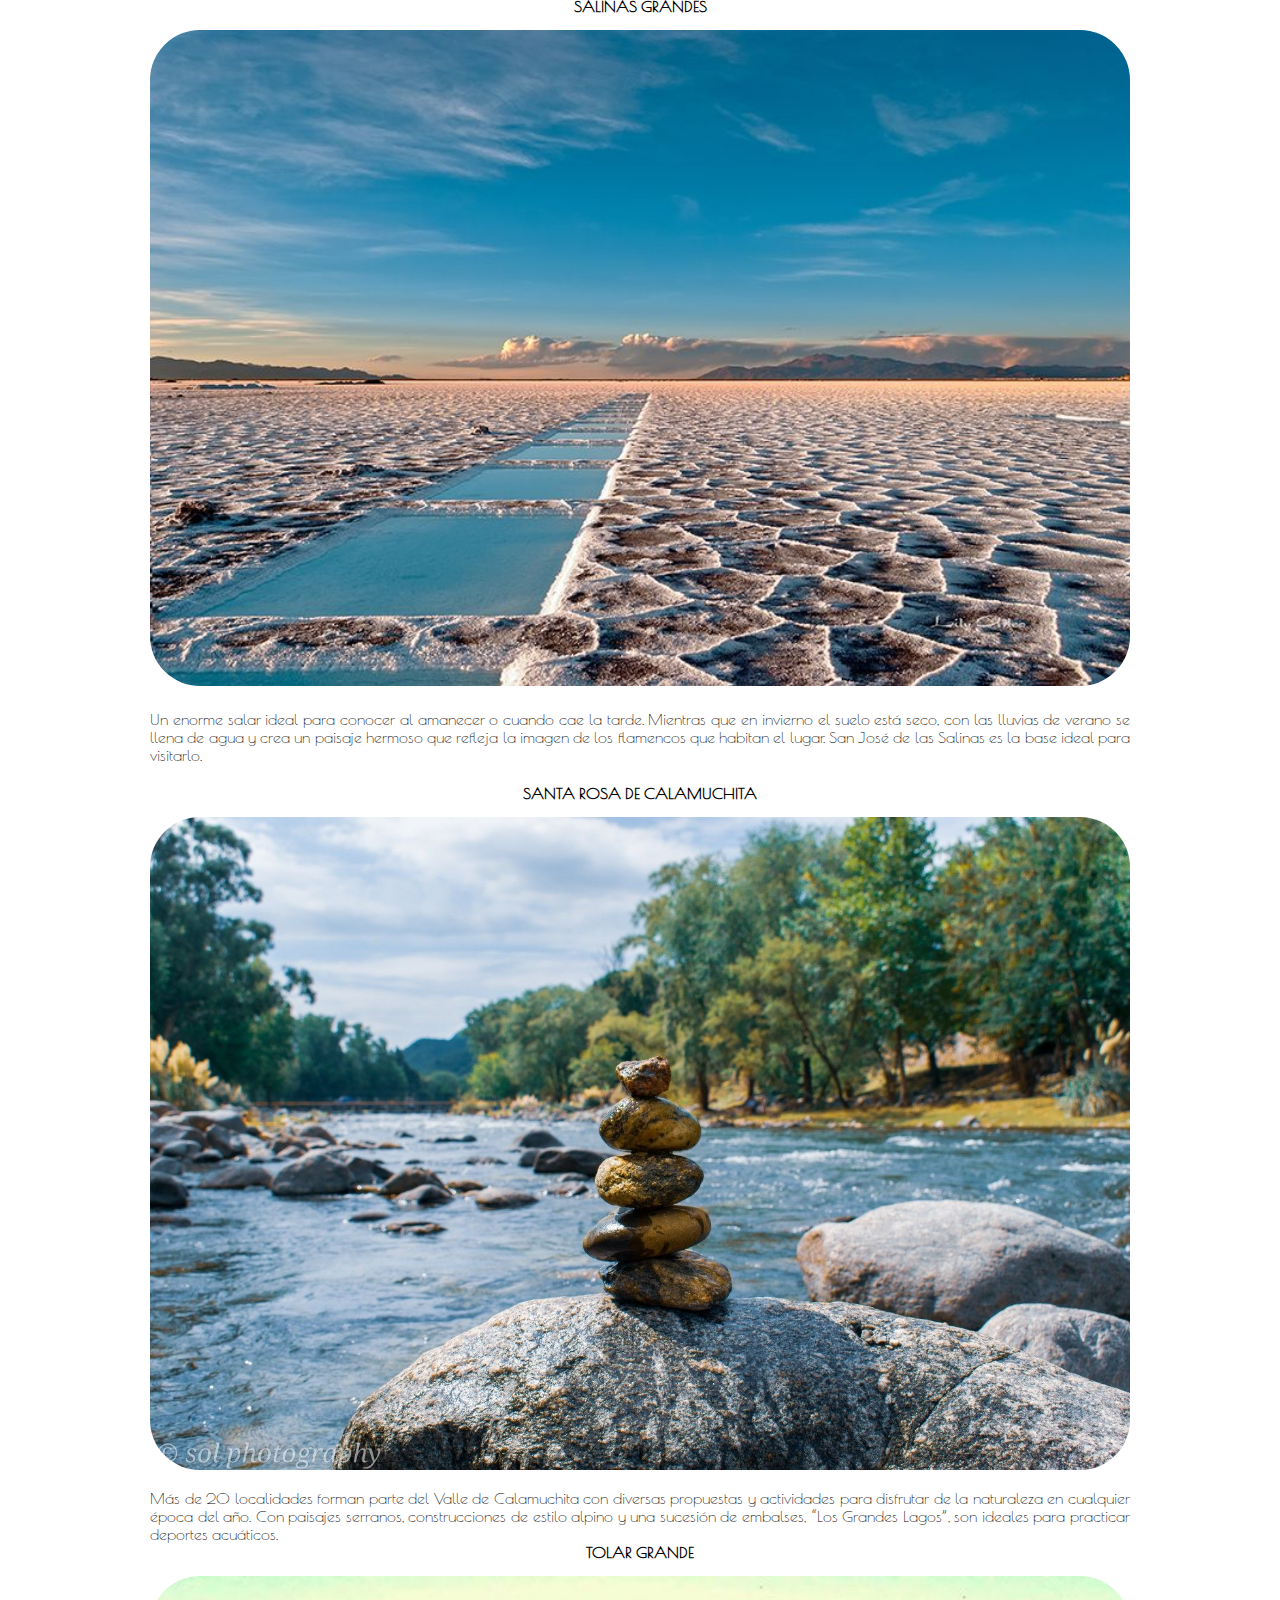
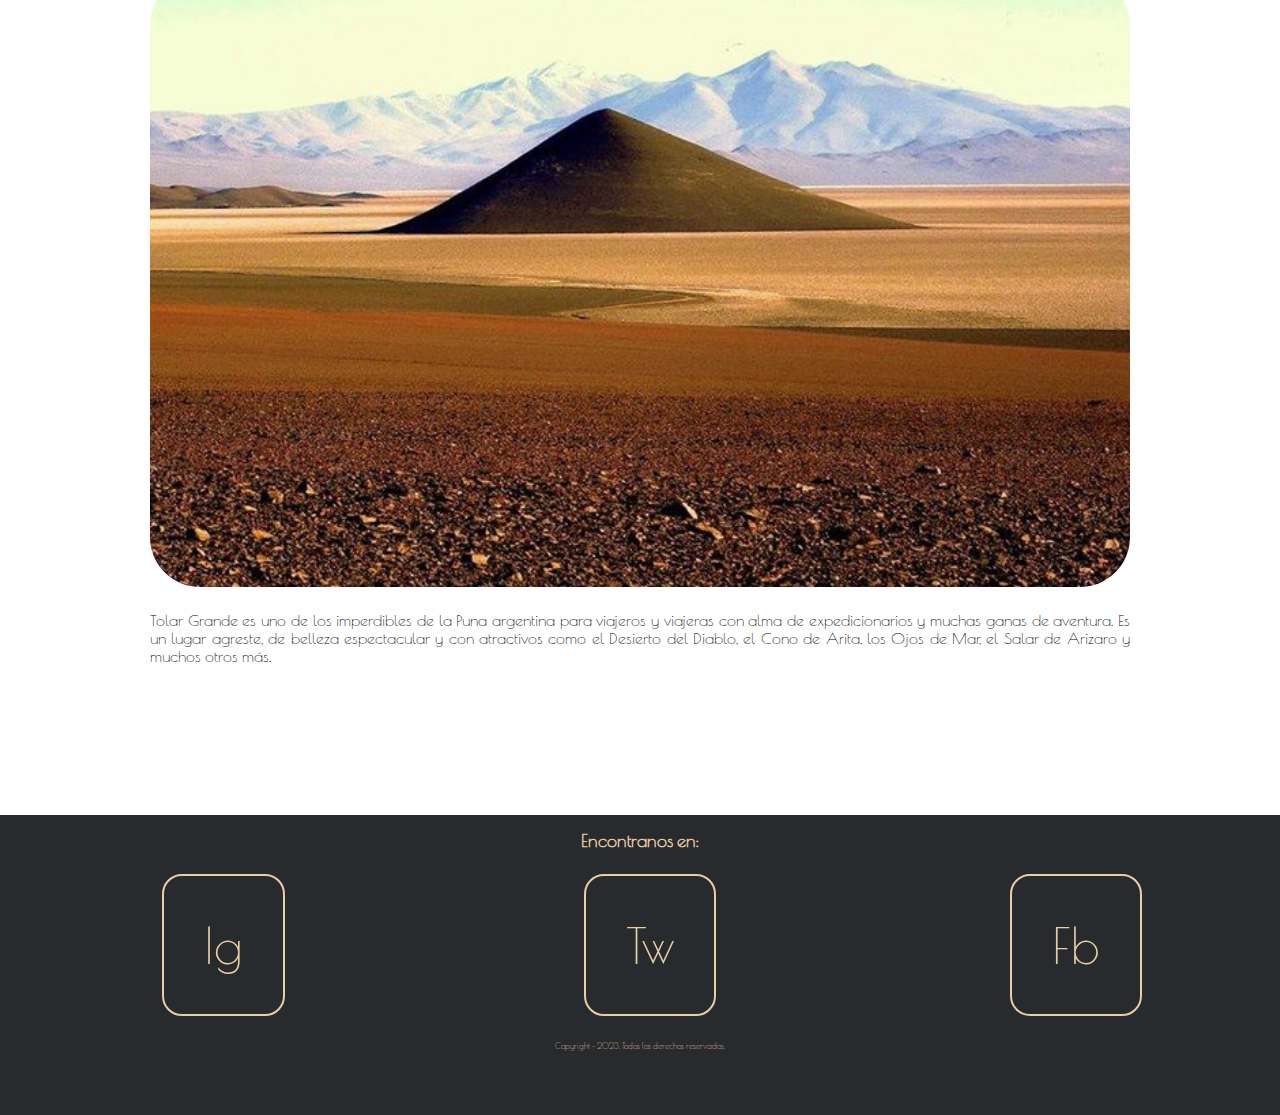
<file: paginas/destinos.html>
<!DOCTYPE html>
<html lang="es">
<head>
    <meta charset="UTF-8">
    <meta name="viewport" content="width=device-width, initial-scale=1.0">
    <link rel="stylesheet" href="https://cdn.jsdelivr.net/npm/bootstrap@4.6.2/dist/css/bootstrap.min.css" integrity="sha384-xOolHFLEh07PJGoPkLv1IbcEPTNtaed2xpHsD9ESMhqIYd0nLMwNLD69Npy4HI+N" crossorigin="anonymous">
    <link rel="stylesheet" href="https://cdnjs.cloudflare.com/ajax/libs/font-awesome/6.4.0/css/all.min.css" integrity="sha512-iecdLmaskl7CVkqkXNQ/ZH/XLlvWZOJyj7Yy7tcenmpD1ypASozpmT/E0iPtmFIB46ZmdtAc9eNBvH0H/ZpiBw==" crossorigin="anonymous" referrerpolicy="no-referrer" />
    <link rel="stylesheet" href="/estilos.css">
    <link rel="shortcut icon" href="/fotosGeneral/viaj.png" type="image/x-icon">
    <title>VIAJAR</title>
</head>
<body>
    <nav>
        <img src="/fotosGeneral/viaj.png" alt="">
        <ul class="barra">
            <li><a href="/index.html">Inicio</a></li>
            <li><a href="/paginas/destinos.html">Destinos</a></li>
            <li><a href="/paginas/consejos.html">Consejos útiles</a></li>
            <li><a href="/paginas/argentina.html">Acerca de Argentina</a></li>
            <li><a href="/paginas/contacto.html">Contacto</a></li>
        </ul>
    </nav>
    <div class="glaciar">
    </div>
    <div class="lugares">
        <article class="lugar1">
            <p> Del mar a las montañas y de la selva a la Antártida, <br>
            descubrí los mejores destinos de naturaleza de Argentina.</p>
        </article>
        <section id="seleccionar">
            <a href="#ble" class="item blea"></a>
            <a href="#cdi" class="item cdia"></a>
            <a href="#cda" class="item cdaa"></a>
            <a href="#cc" class="item cca"></a>
            <a href="#ec" class="item eca"></a>
            <a href="#eh" class="item eha"></a>
            <a href="#gpm" class="item gpma"></a>
            <a href="#ppc" class="item ppca"></a>
            <a href="#pnl" class="item pnla"></a>
            <a href="#pnlc" class="item pnlca"></a>
            <a href="#pnml" class="item pnmla"></a>
            <a href="#sg" class="item sga"></a>
            <a href="#srdc" class="item srdca"></a>
            <a href="#tg" class="item tga"></a>
        </section>
        <div class="up">
            <a href="#seleccionar">
                <i class="fa-solid fa-caret-up" style="color: white;"></i>
            </a>
        </div>
        </div>
        <main class="main1">
            <div class="ble" id="ble">
                <h4>BAÑADO LA ESTRELLA</h4>
                <img src="/fotosDestinos/Bañado la Estrella.jpeg" alt="">
                <p>Es uno de los humedales más grandes de Sudamérica y un paraíso natural del que se habla cada vez más. Está en el noroeste de Formosa y fue elegido como una de las Maravillas Naturales de la Argentina. Abarca unas 400 mil hectáreas de lagunas, bañados, palmares y “champales” (bosques inundados cubiertos por enredaderas) que atraen con sus propuestas agrestes de ecoturismo, safaris fotográficos y observación de aves y fauna en general.</p>
            </div>
            <div class="cdi" id="cdi">
                <h4>CATARATAS DEL IGUAZÚ</h4>
                <img src="/fotosDestinos/Cataratas del Iguazu.jpeg" alt="">
                <p>Al norte de la provincia de Misiones, en el límite con Brasil, el río Iguazú se desploma sobre paredones de basalto en 275 saltos rodeados de selva. El más impresionante, la Garganta del Diablo, tiene 82 metros de alto. Vas a poder escuchar sus rugidos y sentir el estallido del agua, su espuma, su bruma. Te vas a emocionar, sorprender, deslumbrar. Eso pasa con las Cataratas del Iguazú.</p>
            </div>
            <div class="cda" id="cda">
                <h4>CAÑÓN DE ATUEL</h4>
                <img src="/fotosDestinos/Cañon de Atuel.jpeg" alt="">
                <p>En el Cañón del Atuel hay una combinación perfecta de paisajes imponentes, actividades náuticas y aventura. Los rápidos del río Atuel son uno de los principales destinos para hacer rafting, kayak y cool river, y en los embalses cercanos, bici, escalada, rappel, canopy y tirolesa</p>
            </div>
            <div class="cc" id="cc">
                <h4>CUSI CUSI</h4>
                <img src="/fotosDestinos/Cusi Cusi.jpeg" alt="">
                <p>El Valle de la Luna de Cusi Cusi es el secreto de la Puna jujeña. Se trata de un rincón de la Argentina poco conocido y maravilloso: un valle con extrañas formas, paisajes espectaculares y colores “marcianos” a la vera de la RN 40.</p>
            </div>
            <div class="ec" id="ec">
                <h4>EL CHALTÉN</h4>
                <img src="/fotosDestinos/El Chaltén.png" alt="">
                <p>Es uno de los destinos más buscados por los amantes de la naturaleza, la montaña, el senderismo y la escalada. Reconocido como la “Capital Nacional del Trekking”, El Chaltén es un pueblo de montaña a los pies de los cerros Fitz Roy o Chaltén, y Torre. Hay una extensa red de senderos que recorren paisajes espectaculares.</p>
            </div>
            <div class="eh" id="eh">
                <h4>EL HORNOCAL</h4>
                <img src="/fotosDestinos/El Hornocal.jpeg" alt="">
                <p>La Quebrada de Humahuaca, Patrimonio Mundial, es uno de los grandes destinos turísticos de Argentina. Resguarda más de 10 mil años de historia e invita a combinar cultura, naturaleza y algunos de los paisajes más lindos del noroeste.</p>
            </div>        
            <div class="gpm" id="gpm">
                <h4>GLACIAR PERITO MORENO</h4>
                <img src="/fotosDestinos/Glaciar Perito Moreno.jpeg" alt="">
                <p>El glaciar Perito Moreno, una de las maravillas naturales del mundo, ofrece un paisaje tan increíble que deja sin palabras a cualquier persona que lo mire. Es la estrella del Parque Nacional Los Glaciares (Patrimonio Mundial de la Humanidad) que protege buena parte del Campo de Hielo Patagónico y los bosques australes.</p>
            </div>
            <div class="ppc" id="ppc">
                <h4>PARQUE PROVINCIAL COPAHUE</h4>
                <img src="/fotosDestinos/Parque Nacional Copahue.jpeg" alt="">
                <p>En medio de un paisaje de montañas cubiertas de pehuenes milenarios, el Parque Provincial Copahue en el oeste neuquino, protege varios atractivos que forman parte de la Ruta del Pehuén, un circuito por una región sorprendente, con el volcán Copahue y sus termas como protagonistas.</p>
            </div>        
            <div class="pnl" id="pnl">
                <h4>PARQUE NACIONAL LANÍN</h4>
                <img src="/fotosDestinos/Parque Nacional Lanín.jpeg" alt="">
                <p>Famoso por el impactante volcán Lanín que le da nombre, el Parque Nacional Lanín es un gran destino para disfrutar la magia de la Patagonia, acampar, practicar senderismo, deportes de nieve, agua o montaña; o descansar entre paisajes con lagos bien azules, ríos cristalinos y bosques milenarios.</p>
            </div>
            <div class="pnlc" id="pnlc">
                <h4>PARQUE NACIONAL LOS CARDONES</h4>
                <img src="/fotosDestinos/Parque Nacional Los Cardones.jpeg" alt="">
                <p>En los Valles Calchaquíes salteños, cerca de encantadores pueblos como Cachi o Payogasta, el Parque Nacional Los Cardones invita a recorrer un paisaje increíble formado por uno de los bosques de cactus más grandes del mundo.</p>
            </div>
            <div class="pnml" id="pnml">
                <h4>PARQUE NACIONAL MONTE LEÓN</h4>
                <img src="/fotosDestinos/Parque Nacional Monte León.jpeg" alt="">
                <p>Un parque nacional poco visitado y de una belleza muy particular por sus altos acantilados sobre el mar, islas, pequeñas bahías, playas, zonas de rocas y restingas que quedan al descubierto con marea baja. Con el pingüino de Magallanes como emblema, la fauna marina es el gran atractivo.</p>
            </div>  
            <div class="sg" id="sg">
                <h4>SALINAS GRANDES</h4>
                <img src="/fotosDestinos/Salinas Grandes.jpeg" alt="">
                <p>Un enorme salar ideal para conocer al amanecer o cuando cae la tarde. Mientras que en invierno el suelo está seco, con las lluvias de verano se llena de agua y crea un paisaje hermoso que refleja la imagen de los flamencos que habitan el lugar. San José de las Salinas es la base ideal para visitarlo. </p>
            </div>
            <div class="srdc" id="srdc">
                <h4>SANTA ROSA DE CALAMUCHITA</h4>
                <img src="/fotosDestinos/Santa Rosa de Calamuchita.jpeg" alt="">
                <p>Más de 20 localidades forman parte del Valle de Calamuchita con diversas propuestas y actividades para disfrutar de la naturaleza en cualquier época del año. Con paisajes serranos, construcciones de estilo alpino y una sucesión de embalses, “Los Grandes Lagos”, son ideales para practicar deportes acuáticos.</p>
            </div>
            <div class="tg" id="tg">
                <h4>TOLAR GRANDE</h4>
                <img src="/fotosDestinos/Tolar Grande.jpeg" alt="">
                <p>Tolar Grande es uno de los imperdibles de la Puna argentina para viajeros y viajeras con alma de expedicionarios y muchas ganas de aventura. Es un lugar agreste, de belleza espectacular y con atractivos como el Desierto del Diablo, el Cono de Arita, los Ojos de Mar, el Salar de Arizaro y muchos otros más.</p>
            </div>   
        </main>    
        <footer>
            <h2>Encontranos en:</h2>
            <div class="ig">
                <a href="" target="_self">Ig</a>
            </div>
            <div class="tw">
                <a href="" target="_self">Tw</a>
            </div>
            <div class="fb">
                <a href="" target="_self">Fb</a>
            </div>
            <p>Copyright - 2023. Todos los derechos reservados. </p>
        </footer>
    <script src="https://cdn.jsdelivr.net/npm/jquery@3.5.1/dist/jquery.slim.min.js" integrity="sha384-DfXdz2htPH0lsSSs5nCTpuj/zy4C+OGpamoFVy38MVBnE+IbbVYUew+OrCXaRkfj" crossorigin="anonymous"></script>
    <script src="https://cdn.jsdelivr.net/npm/popper.js@1.16.1/dist/umd/popper.min.js" integrity="sha384-9/reFTGAW83EW2RDu2S0VKaIzap3H66lZH81PoYlFhbGU+6BZp6G7niu735Sk7lN" crossorigin="anonymous"></script>
    <script src="https://cdn.jsdelivr.net/npm/bootstrap@4.6.2/dist/js/bootstrap.min.js" integrity="sha384-+sLIOodYLS7CIrQpBjl+C7nPvqq+FbNUBDunl/OZv93DB7Ln/533i8e/mZXLi/P+" crossorigin="anonymous"></script>
</body>
</html>
</file>
<file: estilos.css>
@import url('https://fonts.googleapis.com/css2?family=Poiret+One&display=swap');

/* font-family: 'Poiret One', cursive; */

html{
    scroll-behavior: smooth;
}

*{
    margin: 0%;
    padding: 0%;
    box-sizing: border-box;
}

@media only screen and (min-width:1px){
    nav{
        background-color: white;
        height: 220px;
        width: 100%;
    }

    nav img{
        height: 50px;
        width: 100px;
        margin-left: 50px;
    }

    .barra{
        padding: auto;
    }
    
    .barra li{
        display: flex;
        flex-direction: column;
        margin-top: 15px;
        font-family: 'Poiret One', cursive;
        font-weight: bold;
        font-size: 12px;
        text-align: center;
    }

    .barra ul{
        list-style: none;
    }

    .barra a{
        text-decoration: none;
        color: rgb(39, 43, 46);
    }

    .barra a:hover{
        color: #ebcda1;
    }

    .art1{
        height: 200px;
        width: 100%;
        background-image: url(./fotosGeneral/fondo2.jpg);
        background-size: cover;
        background-repeat: no-repeat;
    }

    .art1 h1{
        color: antiquewhite;
        text-align: left;
        font-size: 15px;
        font-family: 'Poiret One', cursive;
        padding: 10px 30px;
    }

    .art2{
        height: 200px;
        width: 100%;
        background-image: url(./fotosGeneral/fondo1.jpg);
        background-size: cover;
        background-repeat: no-repeat;
    }

    .art2 h1{
        color: rgb(192, 172, 118);
        text-align: right;
        padding: 20px 60px;
        font-size: 15px;
        font-family: 'Poiret One', cursive;
    }

    .art2 h1 span{
        font-size: 10px;
        font-weight: bold;
    }

    .destinos{
        width: 100%;
        height: 250px;
        background-size: cover;
        background-image: url(/fotosGeneral/fondo3.png);
    }

    .p1{
        font-family: 'Poiret One', cursive;
        text-align: center;
        font-size: 12px;
        padding: 30px 0px;
        color: rgb(39, 43, 46);
    }

    .p2{
        font-family: 'Poiret One', cursive;
        text-align: center;
        font-size: 12px;
        color: rgb(39, 43, 46);
    }

    .flex{
        width: 70%;
        overflow-x: auto;
        display: flex;
        scroll-snap-type: x mandatory;
        padding: 20px;
        margin: 0 auto;
    }

    .flex img{
        width: 100%;
        height: 150px;
        object-fit: cover;
        scroll-snap-align: center;
        border-radius: 20px;
    }

    ::-webkit-scrollbar{
        display: none;
    }

    .vermas{
        margin-top: 85px;
        height: 80px;
        text-align: center;
        margin-top: 0 auto;
    }

    .vermas a{
        background-color: #ebcda1;
        font-family: 'Poiret One', cursive;
        font-weight: bold;
        color: rgb(39, 43, 46);
        border-radius: 10px;
        font-size: 12px;
        border: 15px solid #ebcda1;
        list-style: none;
        text-decoration: none;
    }

    .vermas a:hover{
        color: white;
    }

    footer{
        width: 100%;
        height: 200px;
        background-color: rgb(39, 43, 46);
        padding: 0 auto;
    }

    footer h2{
        font-family: 'Poiret One', cursive;
        font-size: 12px;
        color: #ebcda1;
        text-align: center;
        padding: 15px;
    }

    footer div{
        font-family: 'Poiret One', cursive;
        display: inline-block;
        justify-content: center;
        text-align: center;
        margin-top: 50px;
        width: 32%;
        height: 40px;

    }

    footer div a{
        text-decoration: none;
        color: #ebcda1;
        font-size: 20px;
        padding: 20px;
        border: 2px solid #ebcda1;
        border-radius: 20px;
    }

    footer p{
        font-family: 'Poiret One', cursive;
        color: #ebcda1;
        text-align: center;
        margin-top: 15px;
        padding: 20px;
        font-size: 8px;
    }
}


/*-------------------------------------------------------------------------------------------------------------480px----------------------------------------------------*/

@media only screen and (min-width:480px){
    nav{
        background-color: white;
        height: 270px;
        width: 100%;
    }

    nav img{
        height: 70px;
        width: 140px;
        margin-left: 200px;
    }

    .barra{
        padding: auto;
    }
    
    .barra li{
        display: flex;
        flex-direction: column;
        margin-top: 15px;
        margin-right: 25px;
        font-family: 'Poiret One', cursive;
        font-weight: bold;
        font-size: 15px;
        text-align: center;
    }

    .barra ul{
        list-style: none;
    }

    .barra a{
        text-decoration: none;
        color: rgb(39, 43, 46);
    }

    .barra a:hover{
        color: #ebcda1;
    }

    .art1{
        height: 350px;
        width: 100%;
        background-image: url(/fotosGeneral/fondo2.jpg);
        background-size: cover;
        background-repeat: no-repeat;
    }

    .art1 h1{
        color: antiquewhite;
        text-align: left;
        font-size: 25px;
        font-family: 'Poiret One', cursive;
        padding: 30px 50px;
    }

    .art2{
        height: 350px;
        width: 100%;
        background-image: url(/fotosGeneral/fondo1.jpg);
        background-size: cover;
        background-repeat: no-repeat;
    }

    .art2 h1{
        color: rgb(192, 172, 118);
        text-align: right;
        padding: 20px 60px;
        font-size: 25px;
        font-family: 'Poiret One', cursive;
    }

    .art2 h1 span{
        font-size: 15px;
        font-weight: bold;
    }

    .destinos{
        width: 100%;
        height: 600px;
        background-size: cover;
        background-image: url(/fotosGeneral/fondo3.png);
    }

    .p1{
        font-family: 'Poiret One', cursive;
        text-align: center;
        font-size: 17px;
        padding: 60px 0px;
        color: rgb(39, 43, 46);
    }

    .p2{
        font-family: 'Poiret One', cursive;
        text-align: center;
        font-size: 17px;
        color: rgb(39, 43, 46);
    }

    .flex{
        width: 90%;
        overflow-x: auto;
        display: flex;
        scroll-snap-type: x mandatory;
        padding: 20px;
        margin: 0 auto;
    }

    .flex img{
        width: 100%;
        height: 300px;
        object-fit: cover;
        scroll-snap-align: center;
        border-radius: 20px;
    }

    ::-webkit-scrollbar{
        display: none;
    }

    .vermas{
        height: 100px;
        text-align: center;
        margin-top: 0 auto;
    }

    .vermas a{
        background-color: #ebcda1;
        font-family: 'Poiret One', cursive;
        font-weight: bold;
        color: rgb(39, 43, 46);
        border-radius: 10px;
        font-size: 17px;
        border: 20px solid #ebcda1;
        list-style: none;
        text-decoration: none;
    }

    .vermas a:hover{
        color: white;
    }

    footer{
        width: 100%;
        height: 300px;
        background-color: rgb(39, 43, 46);
        padding: 0 auto;
    }

    footer h2{
        font-family: 'Poiret One', cursive;
        font-size: 18px;
        color: #ebcda1;
        text-align: center;
        padding: 15px;
    }

    footer div{
        font-family: 'Poiret One', cursive;
        display: inline-block;
        justify-content: center;
        text-align: center;
        margin-top: 50px;
        width: 32%;
        height: 70px;

    }

    footer div a{
        text-decoration: none;
        color: #ebcda1;
        font-size: 40px;
        padding: 20px;
        border: 2px solid #ebcda1;
        border-radius: 20px;
        text-decoration: none;
    }

    footer div a:hover{
        color: #ebcda1;
    }

    footer p{
        font-family: 'Poiret One', cursive;
        color: #ebcda1;
        text-align: center;
        margin-top: 35px;
        padding: 20px;
    }
}





/*----------------------------------------------------------------------------------------762px----------------------------------------------------------------------*/





@media only screen and (min-width:762px){
    nav{
        background-color: white;
        height: 70px;
        width: 100%;
    }

    nav img{
        height: 50px;
        width: 100px;
        margin-top: 10px;
        margin-left: 20px;
    }

    .barra{
        float: right;
    }
    
    .barra li{
        display: inline-block;
        margin-top: 15px;
        margin-right: 15px;
        margin-top: 25px;
        font-family: 'Poiret One', cursive;
        font-weight: bold;
        font-size: 20px;
        text-align: center;
    }

    .barra ul{
        list-style: none;
    }

    .barra a{
        text-decoration: none;
        color: rgb(39, 43, 46);
    }

    .barra a:hover{
        color: #ebcda1;
    }

    .art1{
        height: 450px;
        width: 100%;
        background-image: url(/fotosGeneral/fondo2.jpg);
        background-size: cover;
        background-repeat: no-repeat;
    }

    .art1 h1{
        color: antiquewhite;
        text-align: left;
        font-size: 35px;
        font-family: 'Poiret One', cursive;
        padding: 30px 50px;
    }

    .art2{
        height: 450px;
        width: 100%;
        background-image: url(/fotosGeneral/fondo1.jpg);
        background-size: cover;
        background-repeat: no-repeat;
    }

    .art2 h1{
        color: rgb(192, 172, 118);
        text-align: right;
        padding: 20px 60px;
        font-size: 35px;
        font-family: 'Poiret One', cursive;
    }

    .art2 h1 span{
        font-size: 25px;
        font-weight: bold;
    }

    .destinos{
        width: 100%;
        height: 700px;
        background-size: cover;
        background-image: url(/fotosGeneral/fondo3.png);
    }

    .p1{
        font-family: 'Poiret One', cursive;
        text-align: center;
        font-size: 25px;
        padding: 60px 0px;
        color: rgb(39, 43, 46);
    }

    .p2{
        font-family: 'Poiret One', cursive;
        text-align: center;
        font-size: 25px;
        color: rgb(39, 43, 46);
    }

    .flex{
        width: 60%;
        overflow-x: auto;
        display: flex;
        scroll-snap-type: x mandatory;
        padding: 20px;
        margin: 0 auto;
    }

    .flex img{
        width: 100%;
        height: 400px;
        object-fit: cover;
        scroll-snap-align: center;
        border-radius: 20px;
    }

    ::-webkit-scrollbar{
        display: none;
    }

    .vermas{
        height: 100px;
        text-align: center;
        margin-top: 0 auto;
    }

    .vermas a{
        background-color: #ebcda1;
        font-family: 'Poiret One', cursive;
        font-weight: bold;
        color: rgb(39, 43, 46);
        border-radius: 10px;
        font-size: 19px;
        border: 20px solid #ebcda1;
        list-style: none;
        text-decoration: none;
    }

    .vermas a:hover{
        color: white;
    }

    footer{
        width: 100%;
        height: 300px;
        background-color: rgb(39, 43, 46);
        padding: 0 auto;
    }

    footer h2{
        font-family: 'Poiret One', cursive;
        color: #ebcda1;
        text-align: center;
        padding: 15px;
    }

    footer div{
        font-family: 'Poiret One', cursive;
        display: inline-block;
        justify-content: center;
        text-align: center;
        margin-top: 50px;
        width: 32%;
        height: 70px;

    }

    footer div a{
        text-decoration: none;
        color: #ebcda1;
        font-size: 50px;
        padding: 40px;
        margin-left: 25px;
        border: 2px solid #ebcda1;
        border-radius: 20px;
    }

    footer p{
        font-family: 'Poiret One', cursive;
        color: #ebcda1;
        text-align: center;
        margin-top: 35px;
        padding: 20px;
    }
}


/*--------------------------------------------------------------------------1020px--------------------------------------------------------------------------------------------------------------*/





@media only screen and (min-width:1020px){
    nav{
        background-color: white;
        height: 70px;
        width: 100%;
    }

    nav img{
        height: 50px;
        width: 100px;
        margin-top: 10px;
        margin-left: 50px;
    }

    .barra{
        float: right;
    }
    
    .barra li{
        display: inline-block;
        margin-top: 15px;
        margin-right: 15px;
        margin-top: 25px;
        font-family: 'Poiret One', cursive;
        font-weight: bold;
        font-size: 22px;
        text-align: center;
    }

    .barra ul{
        list-style: none;
    }

    .barra a{
        text-decoration: none;
        color: rgb(39, 43, 46);
    }

    .barra a:hover{
        color: #ebcda1;
    }

    .art1{
        height: 700px;
        width: 100%;
        background-image: url(/fotosGeneral/fondo2.jpg);
        background-size: cover;
        background-repeat: no-repeat;
    }

    .art1 h1{
        color: antiquewhite;
        text-align: left;
        font-size: 40px;
        font-family: 'Poiret One', cursive;
        padding: 60px 100px;
    }

    .art2{
        height: 700px;
        width: 100%;
        background-image: url(/fotosGeneral/fondo1.jpg);
        background-size: cover;
        background-repeat: no-repeat;
    }

    .art2 h1{
        color: rgb(192, 172, 118);
        text-align: right;
        padding: 40px 120px;
        font-size: 40px;
        font-family: 'Poiret One', cursive;
    }

    .art2 h1 span{
        font-size: 25px;
        font-weight: bold;
    }

    .destinos{
        width: 100%;
        height: 800px;
        background-size: cover;
        background-image: url(/fotosGeneral/fondo3.png);
    }

    .p1{
        font-family: 'Poiret One', cursive;
        text-align: center;
        font-size: 25px;
        padding: 60px 0px;
        color: rgb(39, 43, 46);
    }

    .p2{
        font-family: 'Poiret One', cursive;
        text-align: center;
        font-size: 25px;
        color: rgb(39, 43, 46);
    }

    .flex{
        width: 60%;
        overflow-x: auto;
        display: flex;
        scroll-snap-type: x mandatory;
        padding: 20px;
        margin: 0 auto;
    }

    .flex img{
        width: 100%;
        height: 500px;
        object-fit: cover;
        scroll-snap-align: center;
        border-radius: 20px;
    }

    ::-webkit-scrollbar{
        display: none;
    }

    .vermas{
        height: 100px;
        width: 100%;
        text-align: center;
        margin-top: 0 auto;
    }

    .vermas a{
        background-color: #ebcda1;
        font-family: 'Poiret One', cursive;
        font-weight: bold;
        color: rgb(39, 43, 46);
        border-radius: 10px;
        font-size: 19px;
        border: 20px solid #ebcda1;
        list-style: none;
        text-decoration: none;
    }

    .vermas a:hover{
        color: white;
    }

    footer{
        width: 100%;
        height: 300px;
        background-color: rgb(39, 43, 46);
        padding: 0 auto;
    }

    footer h2{
        font-family: 'Poiret One', cursive;
        color: #ebcda1;
        text-align: center;
        padding: 15px;
    }

    footer div{
        font-family: 'Poiret One', cursive;
        display: inline-block;
        justify-content: center;
        text-align: center;
        margin-top: 50px;
        width: 33%;
        height: 70px;

    }

    footer div a{
        text-decoration: none;
        color: #ebcda1;
        font-size: 50px;
        padding: 40px;
        margin-left: 25px;
        border: 2px solid #ebcda1;
        border-radius: 20px;
    }

    footer p{
        font-family: 'Poiret One', cursive;
        color: #ebcda1;
        text-align: center;
        margin-top: 35px;
        padding: 20px;
    }
}



@media only screen and (min-width:1px){
    .glaciar{
        width: 100%;
        height: 300px;
        background-image: url(/fotosGeneral/glaciar.jpg);
        background-size: cover;
    }

    .up{
        background-color: #ebcda1;
        height: 20px;
        width: 20px;
        text-align: center;
        position: fixed;
        right: 5px;
        bottom: 100px;
    }

    .lugares{
        width: 100%;
        height: 270px;
    }

    .lugar1 p{
        font-family: 'Poiret One', cursive;
        text-align: center;
        font-size: 15px;
        color: rgb(39, 43, 46);
        padding: 40px 0px;
    }
    
    section{
        background-color: white;
        background-size: cover;
        width: 100%;
        height: 100px;
        padding: 35px;
        display: grid;
        grid-template-columns: repeat(1, 1fr);
        grid-template-rows: repeat(14, 150px);
    }


    .item{
        border: 2px solid white;
        border-radius: 40px;
        margin: 6px;
        background-size: cover;
        background-position: center;
    }

    .blea{
        background-image: url(/fotosDestinos/Bañado\ la\ Estrella.jpeg);
        grid-column: 1/2;
        grid-row: 1/2;
    }

    .cdia{
        background-image: url(fotosDestinos/Cataratas\ del\ Iguazu.jpeg);
        grid-column: 1/2;
        grid-row: 2/3;
    }

    .cdaa{
        background-image: url(/fotosDestinos/Cañon\ de\ Atuel.jpeg);
        grid-column: 1/2;
        grid-row: 3/4;
    }

    .cca{
        background-image: url(/fotosDestinos/Cusi\ Cusi.jpeg);
        grid-column: 1/2;
        grid-row: 4/5;
    }

    .eca{
        background-image: url(/fotosDestinos/El\ Chaltén.png);
        grid-column: 1/2;
        grid-row: 5/6;
    }

    .eha{
        background-image: url(/fotosDestinos/El\ Hornocal.jpeg);
        grid-column: 1/2;
        grid-row: 6/7;
    }

    .gpma{
        background-image: url(/fotosDestinos/Glaciar\ Perito\ Moreno.jpeg);
        grid-column: 1/2;
        grid-row: 7/8;
    }

    .ppca{
        background-image: url(/fotosDestinos/Parque\ Nacional\ Copahue.jpeg);
        grid-column: 1/2;
        grid-row: 8/9;
    }

    .pnla{
        background-image: url(/fotosDestinos/Parque\ Nacional\ Lanín.jpeg);
        grid-column: 1/2;
        grid-row: 9/10;
    }

    .pnlca{
        background-image: url(/fotosDestinos/Parque\ Nacional\ Los\ Cardones.jpeg);
        grid-column: 1/2;
        grid-row: 10/11;
    }

    .pnmla{
        background-image: url(/fotosDestinos/Parque\ Nacional\ Monte\ León.jpeg);
        grid-column: 1/2;
        grid-row: 11/12;
    }

    .sga{
        background-image: url(/fotosDestinos/Salinas\ Grandes.jpeg);
        grid-column: 1/2;
        grid-row: 12/13;
    }

    .srdca{
        background-image: url(/fotosDestinos/Santa\ Rosa\ de\ Calamuchita.jpeg);
        grid-column: 1/2;
        grid-row: 13/14;

    }

    .tga{
        background-image: url(/fotosDestinos/Tolar\ Grande.jpeg);
        grid-column: 1/2;
        grid-row: 14/15;
    }

    .main1{
        height: auto;
        width: 100%;
        display: grid;
        padding: 35px;
        margin-top: 2100px;
        grid-template-columns: repeat(1, 100%);
        grid-template-rows: repeat(14, auto);
    }

    .ble{
        grid-column: 1/2;
        grid-row: 1/2;
    }

    .ble img{
        margin-top: 15px;
        border-radius: 50px;
        width: 100%;
    }

    .ble h4{
        text-align: center;
        font-family: 'Poiret One', cursive;
    }

    .ble p{
        font-family: 'Poiret One', cursive;
        text-align: justify;
        margin-top: 20px;
    }

    .cdi{
        grid-column: 1/2;
        grid-row: 2/3;
    }

    .cdi img{
        margin-top: 15px;
        border-radius: 50px;
        width: 100%;
    }

    .cdi h4{
        text-align: center;
        font-family: 'Poiret One', cursive;
    }

    .cdi p{
        font-family: 'Poiret One', cursive;
        text-align: justify;
        margin-top: 20px;
    }

    .cda{
        grid-column: 1/2;
        grid-row: 3/4;
    }

    .cda img{
        margin-top: 15px;
        border-radius: 50px;
        width: 100%;
    }

    .cda h4{
        text-align: center;
        font-family: 'Poiret One', cursive;
    }

    .cda p{
        font-family: 'Poiret One', cursive;
        text-align: justify;
        margin-top: 20px;
    }   

    .cc{
        grid-column: 1/2;
        grid-row: 4/5;
    }

    .cc img{
        margin-top: 15px;
        border-radius: 50px;
        width: 100%;
    }

    .cc h4{
        text-align: center;
        font-family: 'Poiret One', cursive;
    }

    .cc p{
        font-family: 'Poiret One', cursive;
        text-align: justify;
        margin-top: 20px;
    }

    .ec{
        grid-column: 1/2;
        grid-row: 5/6;
    }

    .ec img{
        margin-top: 15px;
        border-radius: 50px;
        width: 100%;
    }

    .ec h4{
        text-align: center;
        font-family: 'Poiret One', cursive;
    }

    .ec p{
        font-family: 'Poiret One', cursive;
        text-align: justify;
        margin-top: 15px;
    }

    .eh{
        grid-column: 1/2;
        grid-row: 6/7;
    }

    .eh img{
        margin-top: 15px;
        border-radius: 50px;
        width: 100%;
    }

    .eh h4{
        text-align: center;
        font-family: 'Poiret One', cursive;
    }

    .eh p{
        font-family: 'Poiret One', cursive;
        text-align: justify;
        margin-top: 20px;
    }

    .gpm{
        grid-column: 1/2;
        grid-row: 7/8;
    }

    .gpm img{
        margin-top: 15px;
        border-radius: 50px;
        width: 100%;
    }

    .gpm h4{
        text-align: center;
        font-family: 'Poiret One', cursive;
    }

    .gpm p{
        font-family: 'Poiret One', cursive;
        text-align: justify;
        margin-top: 20px;
    }

    .mdq{
        grid-column: 1/2;
        grid-row: 8/9;
    }

    .mdq img{
        margin-top: 15px;
        border-radius: 50px;
        width: 100%;
    }

    .mdq h4{
        text-align: center;
        font-family: 'Poiret One', cursive;
    }

    .mdq p{
        font-family: 'Poiret One', cursive;
        text-align: justify;
        margin-top: 15px;
    }

    .ppc{
        grid-column: 1/2;
        grid-row: 9/10;
    }

    .ppc img{
        margin-top: 15px;
        border-radius: 50px;
        width: 100%;
    }

    .ppc h4{
        text-align: center;
        font-family: 'Poiret One', cursive;
    }

    .ppc p{
        font-family: 'Poiret One', cursive;
        text-align: justify;
        margin-top: 20px;
    }


    .pnl{
        grid-column: 1/2;
        grid-row: 10/11;
    }

    .pnl img{
        margin-top: 15px;
        border-radius: 50px;
        width: 100%;
    }

    .pnl h4{
        text-align: center;
        font-family: 'Poiret One', cursive;
    }

    .pnl p{
        font-family: 'Poiret One', cursive;
        text-align: justify;
        margin-top: 20px;
    }

    .pnlc{
        grid-column: 1/2;
        grid-row: 11/12;
    }

    .pnlc img{
        margin-top: 15px;
        border-radius: 50px;
        width: 100%;
    }

    .pnlc h4{
        text-align: center;
        font-family: 'Poiret One', cursive;
    }

    .pnlc p{
        font-family: 'Poiret One', cursive;
        text-align: justify;
        margin-top: 15px;
    }

    .pnml{
        grid-column: 1/2;
        grid-row: 12/13;
    }

    .pnml img{
        margin-top: 15px;
        border-radius: 50px;
        width: 100%;
    }

    .pnml h4{
        text-align: center;
        font-family: 'Poiret One', cursive;
    }

    .pnml p{
        font-family: 'Poiret One', cursive;
        text-align: justify;
        margin-top: 20px;
    }

    .sg{
        grid-column: 1/2;
        grid-row: 13/14;
    }

    .sg img{
        margin-top: 15px;
        border-radius: 50px;
        width: 100%;
    }

    .sg h4{
        text-align: center;
        font-family: 'Poiret One', cursive;
    }

    .sg p{
        font-family: 'Poiret One', cursive;
        text-align: justify;
        margin-top: 20px;
    }

    .srdc{
        grid-column: 1/2;
        grid-row: 14/15;
    }

    .srdc img{
        margin-top: 15px;
        border-radius: 50px;
        width: 100%;
    }

    .srdc h4{
        text-align: center;
        font-family: 'Poiret One', cursive;
    }

    .srdc p{
        font-family: 'Poiret One', cursive;
        text-align: justify;
        margin-top: 15px;
    }

    .tg{
        grid-column: 1/2;
        grid-row: 15/16;
    }

    .tg img{
        margin-top: 15px;
        border-radius: 50px;
        width: 100%;
    }

    .tg h4{
        text-align: center;
        font-family: 'Poiret One', cursive;
    }

    .tg p{
        font-family: 'Poiret One', cursive;
        text-align: justify;
        margin-top: 20px;
    }

}


/* ----------------480--------------*/
    /*-------------480-----------*/

@media only screen and (min-width:480px){
    .up{
        background-color: #ebcda1;
        height: 30px;
        width: 30px;
        font-size: 20px;
        text-align: center;
        position: fixed;
        right: 5px;
        bottom: 100px;
        border-radius: 10px;
    }

    section{
        background-color: white;
        height: 800px;
        padding: 35px;
        display: grid;
        grid-template-columns: repeat(2, 1fr);
        grid-template-rows: repeat(7, 150px);
    }

    .item{
        border: 2px solid white;
        border-radius: 40px;
        margin: 6px;
        background-size: cover;
        background-position: center;
    }

    .blea{
        background-image: url(/fotosDestinos/Bañado\ la\ Estrella.jpeg);
        grid-column: 1/2;
        grid-row: 1/2;
    }

    .cdia{
        background-image: url(/fotosDestinos/Cataratas\ del\ Iguazu.jpeg);
        grid-column: 2/3;
        grid-row: 1/2;
    }

    .cdaa{
        background-image: url(/fotosDestinos/Cañon\ de\ Atuel.jpeg);
        grid-column: 1/2;
        grid-row: 2/3;
    }

    .cca{
        background-image: url(/fotosDestinos/Cusi\ Cusi.jpeg);
        grid-column: 2/3;
        grid-row: 2/3;
    }

    .eca{
        background-image: url(/fotosDestinos/El\ Chaltén.png);
        grid-column: 1/2;
        grid-row: 3/4;
    }

    .eha{
        background-image: url(/fotosDestinos/El\ Hornocal.jpeg);
        grid-column: 2/3;
        grid-row: 3/4;
    }

    .gpma{
        background-image: url(/fotosDestinos/Glaciar\ Perito\ Moreno.jpeg);
        grid-column: 1/2;
        grid-row: 4/5;
    }

    .ppca{
        background-image: url(/fotosDestinos/Parque\ Nacional\ Copahue.jpeg);
        grid-column: 2/3;
        grid-row: 4/5;
    }

    .pnla{
        background-image: url(/fotosDestinos/Parque\ Nacional\ Lanín.jpeg);
        grid-column: 1/2;
        grid-row: 5/6;
    }

    .pnlca{
        background-image: url(/fotosDestinos/Parque\ Nacional\ Los\ Cardones.jpeg);
        grid-column: 2/3;
        grid-row: 5/6;
    }

    .pnmla{
        background-image: url(/fotosDestinos/Parque\ Nacional\ Monte\ León.jpeg);
        grid-column: 1/2;
        grid-row: 6/7;
    }

    .sga{
        background-image: url(/fotosDestinos/Salinas\ Grandes.jpeg);
        grid-column: 2/3;
        grid-row: 6/7;
    }

    .srdca{
        background-image: url(/fotosDestinos/Santa\ Rosa\ de\ Calamuchita.jpeg);
        grid-column: 1/2;
        grid-row: 7/8;
    }

    .tga{
        background-image: url(/fotosDestinos/Tolar\ Grande.jpeg);
        grid-column: 2/3;
        grid-row: 7/8;
    }

    .main1{
        height: auto;
        width: 100%;
        display: grid;
        padding: 35px;
        margin-top: 1200px;
        grid-template-columns: repeat(1, 100%);
        grid-template-rows: repeat(14, auto);
    }

    .ble{
        grid-column: 1/2;
        grid-row: 1/2;
    }

    .ble img{
        margin-top: 15px;
        border-radius: 50px;
        width: 100%;
    }

    .ble h4{
        text-align: center;
        font-family: 'Poiret One', cursive;
    }

    .ble p{
        font-family: 'Poiret One', cursive;
        text-align: justify;
        margin-top: 20px;
    }

    .cdi{
        grid-column: 1/2;
        grid-row: 2/3;
    }

    .cdi img{
        margin-top: 15px;
        border-radius: 50px;
        width: 100%;
    }

    .cdi h4{
        text-align: center;
        font-family: 'Poiret One', cursive;
    }

    .cdi p{
        font-family: 'Poiret One', cursive;
        text-align: justify;
        margin-top: 20px;
    }

    .cda{
        grid-column: 1/2;
        grid-row: 3/4;
    }

    .cda img{
        margin-top: 15px;
        border-radius: 50px;
        width: 100%;
    }

    .cda h4{
        text-align: center;
        font-family: 'Poiret One', cursive;
    }

    .cda p{
        font-family: 'Poiret One', cursive;
        text-align: justify;
        margin-top: 20px;
    }   

    .cc{
        grid-column: 1/2;
        grid-row: 4/5;
    }

    .cc img{
        margin-top: 15px;
        border-radius: 50px;
        width: 100%;
    }

    .cc h4{
        text-align: center;
        font-family: 'Poiret One', cursive;
    }

    .cc p{
        font-family: 'Poiret One', cursive;
        text-align: justify;
        margin-top: 20px;
    }

    .ec{
        grid-column: 1/2;
        grid-row: 5/6;
    }

    .ec img{
        margin-top: 15px;
        border-radius: 50px;
        width: 100%;
    }

    .ec h4{
        text-align: center;
        font-family: 'Poiret One', cursive;
    }

    .ec p{
        font-family: 'Poiret One', cursive;
        text-align: justify;
        margin-top: 15px;
    }

    .eh{
        grid-column: 1/2;
        grid-row: 6/7;
    }

    .eh img{
        margin-top: 15px;
        border-radius: 50px;
        width: 100%;
    }

    .eh h4{
        text-align: center;
        font-family: 'Poiret One', cursive;
    }

    .eh p{
        font-family: 'Poiret One', cursive;
        text-align: justify;
        margin-top: 20px;
    }

    .gpm{
        grid-column: 1/2;
        grid-row: 7/8;
    }

    .gpm img{
        margin-top: 15px;
        border-radius: 50px;
        width: 100%;
    }

    .gpm h4{
        text-align: center;
        font-family: 'Poiret One', cursive;
    }

    .gpm p{
        font-family: 'Poiret One', cursive;
        text-align: justify;
        margin-top: 20px;
    }

    .mdq{
        grid-column: 1/2;
        grid-row: 8/9;
    }

    .mdq img{
        margin-top: 15px;
        border-radius: 50px;
        width: 100%;
    }

    .mdq h4{
        text-align: center;
        font-family: 'Poiret One', cursive;
    }

    .mdq p{
        font-family: 'Poiret One', cursive;
        text-align: justify;
        margin-top: 15px;
    }

    .ppc{
        grid-column: 1/2;
        grid-row: 9/10;
    }

    .ppc img{
        margin-top: 15px;
        border-radius: 50px;
        width: 100%;
    }

    .ppc h4{
        text-align: center;
        font-family: 'Poiret One', cursive;
    }

    .ppc p{
        font-family: 'Poiret One', cursive;
        text-align: justify;
        margin-top: 20px;
    }


    .pnl{
        grid-column: 1/2;
        grid-row: 10/11;
    }

    .pnl img{
        margin-top: 15px;
        border-radius: 50px;
        width: 100%;
    }

    .pnl h4{
        text-align: center;
        font-family: 'Poiret One', cursive;
    }

    .pnl p{
        font-family: 'Poiret One', cursive;
        text-align: justify;
        margin-top: 20px;
    }

    .pnlc{
        grid-column: 1/2;
        grid-row: 11/12;
    }

    .pnlc img{
        margin-top: 15px;
        border-radius: 50px;
        width: 100%;
    }

    .pnlc h4{
        text-align: center;
        font-family: 'Poiret One', cursive;
    }

    .pnlc p{
        font-family: 'Poiret One', cursive;
        text-align: justify;
        margin-top: 15px;
    }

    .pnml{
        grid-column: 1/2;
        grid-row: 12/13;
    }

    .pnml img{
        margin-top: 15px;
        border-radius: 50px;
        width: 100%;
    }

    .pnml h4{
        text-align: center;
        font-family: 'Poiret One', cursive;
    }

    .pnml p{
        font-family: 'Poiret One', cursive;
        text-align: justify;
        margin-top: 20px;
    }

    .sg{
        grid-column: 1/2;
        grid-row: 13/14;
    }

    .sg img{
        margin-top: 15px;
        border-radius: 50px;
        width: 100%;
    }

    .sg h4{
        text-align: center;
        font-family: 'Poiret One', cursive;
    }

    .sg p{
        font-family: 'Poiret One', cursive;
        text-align: justify;
        margin-top: 20px;
    }

    .srdc{
        grid-column: 1/2;
        grid-row: 14/15;
    }

    .srdc img{
        margin-top: 15px;
        border-radius: 50px;
        width: 100%;
    }

    .srdc h4{
        text-align: center;
        font-family: 'Poiret One', cursive;
    }

    .srdc p{
        font-family: 'Poiret One', cursive;
        text-align: justify;
        margin-top: 15px;
    }

    .tg{
        grid-column: 1/2;
        grid-row: 15/16;
    }

    .tg img{
        margin-top: 15px;
        border-radius: 50px;
        width: 100%;
    }

    .tg h4{
        text-align: center;
        font-family: 'Poiret One', cursive;
    }

    .tg p{
        font-family: 'Poiret One', cursive;
        text-align: justify;
        margin-top: 20px;
    }

}


/*--------------------------768-------------------------*/
    /*---------------------768---------------------*/




@media only screen and (min-width:768px){

    .glaciar{
        width: 100%;
        height: 450px;
        background-image: url(/fotosGeneral/glaciar.jpg);
        background-size: cover;
    }

    .lugares{
        width: 100%;
        height: 270px;
    }

    .lugar1 p{
        font-family: 'Poiret One', cursive;
        text-align: center;
        font-size: 20px;
        color: rgb(39, 43, 46);
        padding: 40px 0px;
    }

    .up{
        background-color: #ebcda1;
        height: 40px;
        width: 40px;
        font-size: 30px;
        text-align: center;
        position: fixed;
        right: 5px;
        bottom: 100px;
        border-radius: 10px;
    }

    section{
        background-color: white;
        height: 800px;
        padding: 35px;
        display: grid;
        grid-template-columns: repeat(4, 1fr);
        grid-template-rows: repeat(4, 200px);
    }

    .item{
        border: 2px solid white;
        border-radius: 40px;
        margin: 6px;
        background-size: cover;
        background-position: center;
    }

    .blea{
        background-image: url(/fotosDestinos/Bañado\ la\ Estrella.jpeg);
        grid-column: 1/2;
        grid-row: 1/2;
    }

    .cdia{
        background-image: url(/fotosDestinos/Cataratas\ del\ Iguazu.jpeg);
        grid-column: 2/3;
        grid-row: 1/2;
    }

    .cdaa{
        background-image: url(fotosDestinos/Cañon\ de\ Atuel.jpeg);
        grid-column: 3/4;
        grid-row: 1/2;
    }

    .cca{
        background-image: url(/fotosDestinos/Cusi\ Cusi.jpeg);
        grid-column: 4/5;
        grid-row: 1/2;
    }

    .eca{
        background-image: url(/fotosDestinos/El\ Chaltén.png);
        grid-column: 1/2;
        grid-row: 2/3;
    }

    .eha{
        background-image: url(/fotosDestinos/El\ Hornocal.jpeg);
        grid-column: 2/4;
        grid-row: 2/3;
    }

    .gpma{
        background-image: url(/fotosDestinos/Glaciar\ Perito\ Moreno.jpeg);
        grid-column: 4/5;
        grid-row: 2/3;
    }

    .ppca{
        background-image: url(/fotosDestinos/Parque\ Nacional\ Copahue.jpeg);
        grid-column: 1/2;
        grid-row: 3/4;
    }

    .pnla{
        background-image: url(/fotosDestinos/Parque\ Nacional\ Lanín.jpeg);
        grid-column: 2/4;
        grid-row: 3/4;
    }

    .pnlca{
        background-image: url(/fotosDestinos/Parque\ Nacional\ Los\ Cardones.jpeg);
        grid-column: 4/5;
        grid-row: 3/4;
    }

    .pnmla{
        background-image: url(/fotosDestinos/Parque\ Nacional\ Monte\ León.jpeg);
        grid-column: 1/2;
        grid-row: 4/5;
    }

    .sga{
        background-image: url(/fotosDestinos/Salinas\ Grandes.jpeg);
        grid-column: 2/3;
        grid-row: 4/5;
    }

    .srdca{
        background-image: url(/fotosDestinos/Santa\ Rosa\ de\ Calamuchita.jpeg);
        grid-column: 3/4;
        grid-row: 4/5;

    }

    .tga{
        background-image: url(/fotosDestinos/Tolar\ Grande.jpeg);
        grid-column: 4/5;
        grid-row: 4/5;
    }

    .main1{
        height: auto;
        width: 100%;
        display: grid;
        padding: 150px;
        margin-top: 800px;
        grid-template-columns: repeat(1, 100%);
        grid-template-rows: repeat(14, auto);
    }

    .ble{
        grid-column: 1/2;
        grid-row: 1/2;
    }

    .ble img{
        margin-top: 15px;
        border-radius: 50px;
        width: 100%;
    }

    .ble h4{
        text-align: center;
        font-family: 'Poiret One', cursive;
    }

    .ble p{
        font-family: 'Poiret One', cursive;
        text-align: justify;
        margin-top: 20px;
    }

    .cdi{
        grid-column: 1/2;
        grid-row: 2/3;
    }

    .cdi img{
        margin-top: 15px;
        border-radius: 50px;
        width: 100%;
    }

    .cdi h4{
        text-align: center;
        font-family: 'Poiret One', cursive;
    }

    .cdi p{
        font-family: 'Poiret One', cursive;
        text-align: justify;
        margin-top: 20px;
    }

    .cda{
        grid-column: 1/2;
        grid-row: 3/4;
    }

    .cda img{
        margin-top: 15px;
        border-radius: 50px;
        width: 100%;
    }

    .cda h4{
        text-align: center;
        font-family: 'Poiret One', cursive;
    }

    .cda p{
        font-family: 'Poiret One', cursive;
        text-align: justify;
        margin-top: 20px;
    }   

    .cc{
        grid-column: 1/2;
        grid-row: 4/5;
    }

    .cc img{
        margin-top: 15px;
        border-radius: 50px;
        width: 100%;
    }

    .cc h4{
        text-align: center;
        font-family: 'Poiret One', cursive;
    }

    .cc p{
        font-family: 'Poiret One', cursive;
        text-align: justify;
        margin-top: 20px;
    }

    .ec{
        grid-column: 1/2;
        grid-row: 5/6;
    }

    .ec img{
        margin-top: 15px;
        border-radius: 50px;
        width: 100%;
    }

    .ec h4{
        text-align: center;
        font-family: 'Poiret One', cursive;
    }

    .ec p{
        font-family: 'Poiret One', cursive;
        text-align: justify;
        margin-top: 15px;
    }

    .eh{
        grid-column: 1/2;
        grid-row: 6/7;
    }

    .eh img{
        margin-top: 15px;
        border-radius: 50px;
        width: 100%;
    }

    .eh h4{
        text-align: center;
        font-family: 'Poiret One', cursive;
    }

    .eh p{
        font-family: 'Poiret One', cursive;
        text-align: justify;
        margin-top: 20px;
    }

    .gpm{
        margin-top: 20px;
        grid-column: 1/2;
        grid-row: 7/8;
    }

    .gpm img{
        margin-top: 15px;
        border-radius: 50px;
        width: 100%;
    }

    .gpm h4{
        text-align: center;
        font-family: 'Poiret One', cursive;
    }

    .gpm p{
        font-family: 'Poiret One', cursive;
        text-align: justify;
        margin-top: 20px;
    }


    .ppc{
        grid-column: 1/2;
        grid-row: 9/10;
    }

    .ppc img{
        margin-top: 15px;
        border-radius: 50px;
        width: 100%;
    }

    .ppc h4{
        text-align: center;
        font-family: 'Poiret One', cursive;
    }

    .ppc p{
        font-family: 'Poiret One', cursive;
        text-align: justify;
        margin-top: 20px;
    }

    .pnl{
        margin-top: 20px;
        grid-column: 1/2;
        grid-row: 10/11;
    }

    .pnl img{
        margin-top: 15px;
        border-radius: 50px;
        width: 100%;
    }

    .pnl h4{
        text-align: center;
        font-family: 'Poiret One', cursive;
    }

    .pnl p{
        font-family: 'Poiret One', cursive;
        text-align: justify;
        margin-top: 20px;
    }

    .pnlc{
        grid-column: 1/2;
        grid-row: 11/12;
    }

    .pnlc img{
        margin-top: 15px;
        border-radius: 50px;
        width: 100%;
    }

    .pnlc h4{
        text-align: center;
        font-family: 'Poiret One', cursive;
    }

    .pnlc p{
        font-family: 'Poiret One', cursive;
        text-align: justify;
        margin-top: 15px;
    }

    .pnml{
        grid-column: 1/2;
        grid-row: 12/13;
    }

    .pnml img{
        margin-top: 15px;
        border-radius: 50px;
        width: 100%;
    }

    .pnml h4{
        text-align: center;
        font-family: 'Poiret One', cursive;
    }

    .pnml p{
        font-family: 'Poiret One', cursive;
        text-align: justify;
        margin-top: 20px;
    }


    .sg{
        margin-top: 20px;
        grid-column: 1/2;
        grid-row: 13/14;
    }

    .sg img{
        margin-top: 15px;
        border-radius: 50px;
        width: 100%;
    }

    .sg h4{
        text-align: center;
        font-family: 'Poiret One', cursive;
    }

    .sg p{
        font-family: 'Poiret One', cursive;
        text-align: justify;
        margin-top: 20px;
    }

    .srdc{
        margin-top: 20px;
        grid-column: 1/2;
        grid-row: 14/15;
    }

    .srdc img{
        margin-top: 15px;
        border-radius: 50px;
        width: 100%;
    }

    .srdc h4{
        text-align: center;
        font-family: 'Poiret One', cursive;
    }

    .srdc p{
        font-family: 'Poiret One', cursive;
        text-align: justify;
        margin-top: 15px;
    }

    .tg{
        grid-column: 1/2;
        grid-row: 15/16;
    }

    .tg img{
        margin-top: 15px;
        border-radius: 50px;
        width: 100%;
    }

    .tg h4{
        text-align: center;
        font-family: 'Poiret One', cursive;
    }

    .tg p{
        font-family: 'Poiret One', cursive;
        text-align: justify;
        margin-top: 20px;
    }
}


/*-----------------------------------------------1400--------------------------------*/





@media only screen and (min-width:1400px){
    .glaciar{
        width: 100%;
        height: 600px;
        background-image: url(/fotosGeneral/glaciar.jpg);
        background-size: cover;
    }

    .lugares{
        width: 100%;
        height: 270px;
    }

    .lugar1 p{
        font-family: 'Poiret One', cursive;
        text-align: center;
        font-size: 20px;
        color: rgb(39, 43, 46);
        padding: 40px 0px;
    }

    .up{
        background-color: #ebcda1;
        height: 40px;
        width: 40px;
        font-size: 30px;
        text-align: center;
        position: fixed;
        right: 15px;
        bottom: 70px;
        border-radius: 10px;
    }

    section{
        background-color: white;
        height: 600px;
        padding: 35px;
        display: grid;
        grid-template-columns: repeat(7, 1fr);
        grid-template-rows: repeat(2, 200px);
    }

    .item{
        border: 2px solid white;
        border-radius: 40px;
        margin: 6px;
        background-size: cover;
        background-position: center;
    }

    .blea{
        background-image: url(/fotosDestinos/Bañado\ la\ Estrella.jpeg);
        grid-column: 1/2;
        grid-row: 1/2;
    }

    .cdia{
        background-image: url(/fotosDestinos/Cataratas\ del\ Iguazu.jpeg);
        grid-column: 2/3;
        grid-row: 1/2;
    }

    .cdaa{
        background-image: url(/fotosDestinos/Cañon\ de\ Atuel.jpeg);
        grid-column: 3/4;
        grid-row: 1/2;
    }

    .cca{
        background-image: url(/fotosDestinos/Cusi\ Cusi.jpeg);
        grid-column: 4/5;
        grid-row: 1/2;
    }

    .eca{
        background-image: url(/fotosDestinos/El\ Chaltén.png);
        grid-column: 5/6;
        grid-row: 1/2;
    }

    .eha{
        background-image: url(/fotosDestinos/El\ Hornocal.jpeg);
        grid-column: 6/7;
        grid-row: 1/2;
    }

    .gpma{
        background-image: url(/fotosDestinos/Glaciar\ Perito\ Moreno.jpeg);
        grid-column: 7/8;
        grid-row: 1/2;
    }

    .ppca{
        background-image: url(/fotosDestinos/Parque\ Nacional\ Copahue.jpeg);
        grid-column: 1/2;
        grid-row: 2/3;
    }

    .pnla{
        background-image: url(/fotosDestinos/Parque\ Nacional\ Lanín.jpeg);
        grid-column: 2/3;
        grid-row: 2/3;
    }

    .pnlca{
        background-image: url(/fotosDestinos/Parque\ Nacional\ Los\ Cardones.jpeg);
        grid-column: 3/4;
        grid-row: 2/3;
    }

    .pnmla{
        background-image: url(/fotosDestinos/Parque\ Nacional\ Monte\ León.jpeg);
        grid-column: 4/5;
        grid-row: 2/3;
    }

    .sga{
        background-image: url(/fotosDestinos/Salinas\ Grandes.jpeg);
        grid-column: 5/6;
        grid-row: 2/3;
    }

    .srdca{
        background-image: url(/fotosDestinos/Santa\ Rosa\ de\ Calamuchita.jpeg);
        grid-column: 6/7;
        grid-row: 2/3;

    }

    .tga{
        background-image: url(/fotosDestinos/Tolar\ Grande.jpeg);
        grid-column: 7/8;
        grid-row: 2/3;
    }

    .main1{
        height: auto;
        width: 100%;
        display: grid;
        padding: 150px;
        margin-top: 300px;
        grid-template-columns: repeat(1, 100%);
        grid-template-rows: repeat(14, auto);
    }

    .ble{
        grid-column: 1/2;
        grid-row: 1/2;
    }

    .ble img{
        margin-top: 15px;
        margin-left: 240px;
        border-radius: 50px;
        width: 60%;
    }

    .ble h4{
        text-align: center;
        font-family: 'Poiret One', cursive;
    }

    .ble p{
        font-family: 'Poiret One', cursive;
        text-align: justify;
        margin-top: 20px;
    }

    .cdi{
        grid-column: 1/2;
        grid-row: 2/3;
        margin-top: 20px;
    }

    .cdi img{
        margin-top: 15px;
        margin-left: 240px;
        border-radius: 50px;
        width: 60%;
    }

    .cdi h4{
        text-align: center;
        font-family: 'Poiret One', cursive;
    }

    .cdi p{
        font-family: 'Poiret One', cursive;
        text-align: justify;
        margin-top: 20px;
    }

    .cda{
        grid-column: 1/2;
        grid-row: 3/4;
        margin-top: 20px;
    }

    .cda img{
        margin-top: 15px;
        margin-left: 240px;
        border-radius: 50px;
        width: 60%;
    }

    .cda h4{
        text-align: center;
        font-family: 'Poiret One', cursive;
    }

    .cda p{
        font-family: 'Poiret One', cursive;
        text-align: justify;
        margin-top: 20px;
    }   

    .cc{
        grid-column: 1/2;
        grid-row: 4/5;
        margin-top: 20px;
    }

    .cc img{
        margin-top: 15px;
        margin-left: 240px;
        border-radius: 50px;
        width: 60%;
    }

    .cc h4{
        text-align: center;
        font-family: 'Poiret One', cursive;
    }

    .cc p{
        font-family: 'Poiret One', cursive;
        text-align: justify;
        margin-top: 20px;
    }

    .ec{
        grid-column: 1/2;
        grid-row: 5/6;
        margin-top: 20px;
    }

    .ec img{
        margin-top: 15px;
        margin-left: 240px;
        border-radius: 50px;
        width: 60%;
    }

    .ec h4{
        text-align: center;
        font-family: 'Poiret One', cursive;
    }

    .ec p{
        font-family: 'Poiret One', cursive;
        text-align: justify;
        margin-top: 15px;
    }

    .eh{
        grid-column: 1/2;
        grid-row: 6/7;
        margin-top: 20px;
    }

    .eh img{
        margin-top: 15px;
        margin-left: 240px;
        border-radius: 50px;
        width: 60%;
    }

    .eh h4{
        text-align: center;
        font-family: 'Poiret One', cursive;
    }

    .eh p{
        font-family: 'Poiret One', cursive;
        text-align: justify;
        margin-top: 20px;
    }

    .gpm{
        margin-top: 20px;
        grid-column: 1/2;
        grid-row: 7/8;
    }

    .gpm img{
        margin-top: 15px;
        margin-left: 240px;
        border-radius: 50px;
        width: 60%;
    }

    .gpm h4{
        text-align: center;
        font-family: 'Poiret One', cursive;
    }

    .gpm p{
        font-family: 'Poiret One', cursive;
        text-align: justify;
        margin-top: 20px;
    }

    .mdq{
        grid-column: 1/2;
        grid-row: 8/9;
        margin-top: 20px;
    }

    .mdq img{
        margin-top: 15px;
        margin-left: 240px;
        border-radius: 50px;
        width: 60%;
    }

    .mdq h4{
        text-align: center;
        font-family: 'Poiret One', cursive;
    }

    .mdq p{
        font-family: 'Poiret One', cursive;
        text-align: justify;
        margin-top: 15px;
    }

    .ppc{
        grid-column: 1/2;
        grid-row: 9/10;
        margin-top: 20px;
    }

    .ppc img{
        margin-top: 15px;
        margin-left: 240px;
        border-radius: 50px;
        width: 60%;
    }

    .ppc h4{
        text-align: center;
        font-family: 'Poiret One', cursive;
    }

    .ppc p{
        font-family: 'Poiret One', cursive;
        text-align: justify;
        margin-top: 20px;
    }

    .pnl{
        margin-top: 20px;
        grid-column: 1/2;
        grid-row: 10/11;
    }

    .pnl img{
        margin-top: 15px;
        margin-left: 240px;
        border-radius: 50px;
        width: 60%;
    }

    .pnl h4{
        text-align: center;
        font-family: 'Poiret One', cursive;
    }

    .pnl p{
        font-family: 'Poiret One', cursive;
        text-align: justify;
        margin-top: 20px;
    }

    .pnlc{
        grid-column: 1/2;
        grid-row: 11/12;
        margin-top: 20px;
    }

    .pnlc img{
        margin-top: 15px;
        margin-left: 240px;
        border-radius: 50px;
        width: 60%;
    }

    .pnlc h4{
        text-align: center;
        font-family: 'Poiret One', cursive;
    }

    .pnlc p{
        font-family: 'Poiret One', cursive;
        text-align: justify;
        margin-top: 15px;
    }

    .pnml{
        grid-column: 1/2;
        grid-row: 12/13;
        margin-top: 20px;
    }

    .pnml img{
        margin-top: 15px;
        margin-left: 240px;
        border-radius: 50px;
        width: 60%;
    }

    .pnml h4{
        text-align: center;
        font-family: 'Poiret One', cursive;
    }

    .pnml p{
        font-family: 'Poiret One', cursive;
        text-align: justify;
        margin-top: 20px;
    }

    .sg{
        margin-top: 20px;
        grid-column: 1/2;
        grid-row: 13/14;
    }

    .sg img{
        margin-top: 15px;
        margin-left: 240px;
        border-radius: 50px;
        width: 60%;
    }

    .sg h4{
        text-align: center;
        font-family: 'Poiret One', cursive;
    }

    .sg p{
        font-family: 'Poiret One', cursive;
        text-align: justify;
        margin-top: 20px;
    }

    .srdc{
        grid-column: 1/2;
        grid-row: 14/15;
        margin-top: 20px;
    }

    .srdc img{
        margin-top: 15px;
        margin-left: 240px;
        border-radius: 50px;
        width: 60%;
    }

    .srdc h4{
        text-align: center;
        font-family: 'Poiret One', cursive;
    }

    .srdc p{
        font-family: 'Poiret One', cursive;
        text-align: justify;
        margin-top: 15px;
    }

    .tg{
        grid-column: 1/2;
        grid-row: 15/16;
        margin-top: 20px;
    }

    .tg img{
        margin-top: 15px;
        margin-left: 240px;
        border-radius: 50px;
        width: 60%;
    }

    .tg h4{
        text-align: center;
        font-family: 'Poiret One', cursive;
    }

    .tg p{
        font-family: 'Poiret One', cursive;
        text-align: justify;
        margin-top: 20px;
    }
}

.fondoconsejos{
    height: 800px;
    width: 100%;
    background-image: url(/fotosGeneral/plains-666927_1920.jpg);
    background-size: cover;
    background-repeat: no-repeat;
}

.consejos{
    height: 270px;
    width: 100%;
}

.consejos i{
    font-size: 70px;
    padding: 50px 70px;
    margin-left: 80px;
    margin-top: 25px;
    border: 2px solid rgb(39, 43, 46);
    border-radius: 15px;
}

.tips{
    height: 1600px;
    width: 100%;
    background-image: url(/fotosGeneral/fondo4.png);
}

.preparativos{
    font-family: 'Poiret One', cursive;
    text-align: justify;
    line-height: 30px;
    font-size: 20px;
    text-align: justify;
}

.preparativos h3{
    margin-left: 150px; 
    margin-bottom: 25px;
}

.preparativos li{
    margin-left: 300px;
}

.ruta{
    font-family: 'Poiret One', cursive;
    text-align: justify;
    line-height: 30px;
    font-size: 20px;
    text-align: justify;
}

.ruta h3{
    margin-top: 75px;
    margin-left: 150px; 
    margin-bottom: 25px;
}

.ruta li{
    margin-left: 300px;
    margin-right: 175px;
}

.fuego{
    font-family: 'Poiret One', cursive;
    text-align: justify;
    line-height: 30px;
    font-size: 20px;
    text-align: justify;
}

.fuego h3{
    margin-top: 75px;
    margin-left: 150px; 
    margin-bottom: 25px;
}

.fuego li{
    margin-left: 300px;
    margin-right: 175px;
}

.basura{
    font-family: 'Poiret One', cursive;
    text-align: justify;
    line-height: 30px;
    font-size: 20px;
    text-align: justify;
}

.basura h3{
    margin-top: 75px;
    margin-left: 150px; 
    margin-bottom: 25px;
}

.basura li{
    margin-left: 300px;
    margin-right: 175px;
}

.seguro{
    font-family: 'Poiret One', cursive;
    text-align: justify;
    line-height: 30px;
    font-size: 20px;
    text-align: justify;
}

.seguro h3{
    margin-top: 75px;
    margin-left: 150px; 
    margin-bottom: 25px;
}

.seguro li{
    margin-left: 300px;
    margin-right: 175px;
}

.argentina{
    height: 800px;
    width: 100%;
    background-image: url(/fotosDestinos/Puerto\ Madryn.jpeg);
    background-repeat: no-repeat;
    background-size: cover;
}

.argentina h1{
    font-family: 'Poiret One', cursive;
    font-size: 45px;
    color: white;
    text-align: left;
    padding: 500px 70px;
}

.info{
    height: 800px;
    width: auto;
    background-image: url(/fotosGeneral/fondo8.png);
}

.informacion{
    height: 800px;
    width: 70%;
    margin-top: 40px;
    margin-left: 230px;
    font-family: 'Poiret One', cursive;
}

.informacion h3{
    font-size: 25px;
    margin-top: 40px;
}

.informacion p{
    margin-top: 10px;
    font-size: 18px;
    text-align: justify;
    background-color: #ebcda15d;
    border-radius: 20px;
    padding: 15px;
}

.datosutiles{
    width: 100%;
    height: 500px;
    font-family: 'Poiret One', cursive;

}

.datosutiles h2{
    text-align: center;
    font-weight: bold;
    font-size: 40px;
    margin-top: 40px;
}

table{
    width: 70%;
    border-collapse: collapse;
    margin-left: 250px;
    margin-top: 50px;
    border-spacing: 2px;
}

th, td{
    padding: 20px;

}

td{
    font-size: 18px;
    background-color: #ebcda12d;

}

th{
    background-color: #ebcda173;
}

.fondocontacto{
    height: 600px;
    width: 100%;
    background-image: url(/fotosGeneral/ultimo.jpeg);
    background-repeat: no-repeat;
    background-size: cover;
}

.datos{
    height: 100px;
    width: 100%;
    font-family: 'Poiret One', cursive;
}

.datos h3{
    text-align: center;
    font-size: 25px;
    margin-top: 35px;
}

.datos p{
    text-align: center;
    font-size: 20px;
    margin-top: 7px;
}

form{
    height: 500px;
    width: 100%;
    text-align: center;
}

form input{
    width: 50%;
    border: 2px solid #ebcda1;
    margin-top: 20px;
    font-family: 'Poiret One', cursive;
    font-size: 20px;

}

form textarea{
    width: 50%;
    border: 2px solid #ebcda1;
    margin-top: 20px;
    font-family: 'Poiret One', cursive;
    font-size: 20px;
}

form #enviar{
    background-color: #ebcda1;
    border-radius: 10px;
    font-size: 30px;
}
</file>
